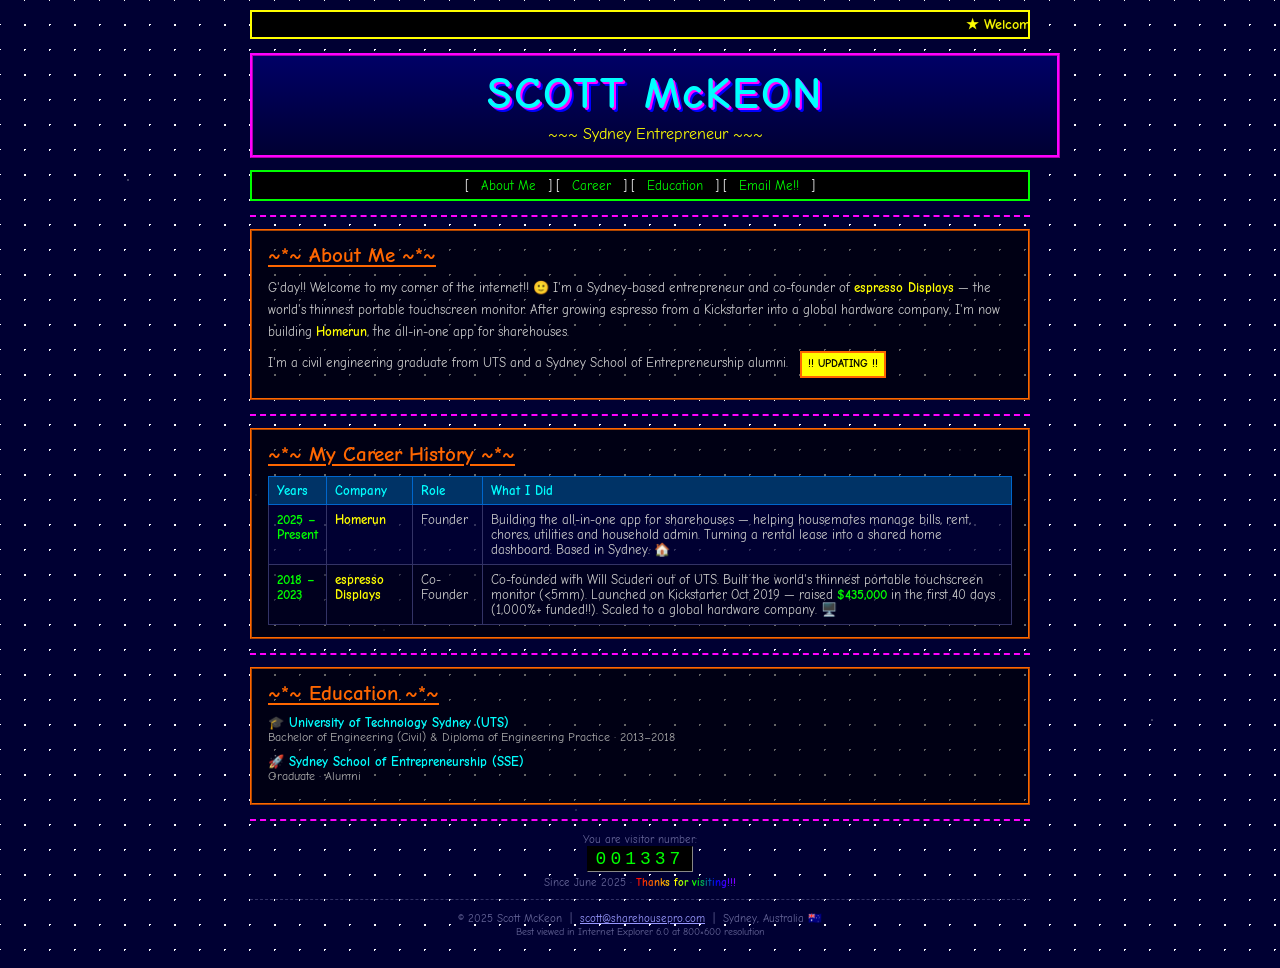
<file: index.html>
<!DOCTYPE html>
<html lang="en">
<head>
  <meta charset="UTF-8">
  <meta name="viewport" content="width=device-width, initial-scale=1.0">
  <title>Scott McKeon's Homepage!!! :)</title>
  <style>
    @import url('https://fonts.googleapis.com/css2?family=Comic+Neue:wght@400;700&display=swap');

    body {
      background-color: #000033;
      background-image:
        radial-gradient(white 1px, transparent 1px),
        radial-gradient(white 1px, transparent 1px);
      background-size: 50px 50px, 25px 25px;
      background-position: 0 0, 12px 12px;
      color: #ffffff;
      font-family: "Comic Sans MS", "Comic Neue", cursive;
      margin: 0;
      padding: 0;
    }

    /* twinkling stars */
    body::before {
      content: "";
      position: fixed;
      inset: 0;
      background-image:
        radial-gradient(ellipse 1px 1px at 10% 20%, rgba(255,255,255,0.9) 0%, transparent 100%),
        radial-gradient(ellipse 1px 1px at 30% 70%, rgba(255,255,255,0.7) 0%, transparent 100%),
        radial-gradient(ellipse 1px 1px at 55% 15%, rgba(255,255,255,0.9) 0%, transparent 100%),
        radial-gradient(ellipse 1px 1px at 75% 50%, rgba(255,255,255,0.6) 0%, transparent 100%),
        radial-gradient(ellipse 1px 1px at 90% 80%, rgba(255,255,255,0.8) 0%, transparent 100%),
        radial-gradient(ellipse 1px 1px at 45% 90%, rgba(255,255,255,0.5) 0%, transparent 100%),
        radial-gradient(ellipse 1px 1px at 65% 35%, rgba(255,255,255,0.7) 0%, transparent 100%),
        radial-gradient(ellipse 1px 1px at 20% 55%, rgba(255,255,255,0.6) 0%, transparent 100%);
      animation: twinkle 4s infinite alternate;
      pointer-events: none;
      z-index: 0;
    }

    @keyframes twinkle {
      0%   { opacity: 0.4; }
      50%  { opacity: 1; }
      100% { opacity: 0.6; }
    }

    .wrapper {
      position: relative;
      z-index: 1;
      max-width: 780px;
      margin: 0 auto;
      padding: 10px;
    }

    marquee {
      background: #000000;
      border: 2px solid #ffff00;
      color: #ffff00;
      font-size: 14px;
      font-weight: bold;
      padding: 4px 0;
      margin-bottom: 10px;
    }

    .header-table {
      width: 100%;
      border: 3px ridge #ff00ff;
      background: linear-gradient(180deg, #000066 0%, #000033 100%);
      padding: 12px;
      text-align: center;
      margin-bottom: 12px;
    }

    .header-table h1 {
      font-size: 2.8em;
      margin: 0;
      color: #00ffff;
      text-shadow: 2px 2px #ff00ff, 4px 4px #0000ff;
      letter-spacing: 2px;
    }

    .header-table .subtitle {
      color: #ffff00;
      font-size: 1em;
      margin-top: 6px;
      animation: blinker 1.2s step-start infinite;
    }

    @keyframes blinker {
      50% { opacity: 0; }
    }

    .nav-bar {
      background: #000000;
      border: 2px solid #00ff00;
      padding: 6px;
      text-align: center;
      margin-bottom: 14px;
      font-size: 13px;
    }

    .nav-bar a {
      color: #00ff00;
      text-decoration: none;
      margin: 0 8px;
    }
    .nav-bar a:hover { color: #ffff00; text-decoration: underline; }

    hr {
      border: none;
      border-top: 2px dashed #ff00ff;
      margin: 12px 0;
    }

    .section {
      border: 2px ridge #ff6600;
      background-color: rgba(0,0,0,0.6);
      padding: 12px 16px;
      margin-bottom: 14px;
    }

    .section h2 {
      color: #ff6600;
      font-size: 1.3em;
      margin: 0 0 10px 0;
      text-decoration: underline;
      text-underline-offset: 3px;
    }

    .section p {
      font-size: 13px;
      line-height: 1.7;
      color: #cccccc;
      margin: 0 0 8px 0;
    }

    /* career table */
    .career-table {
      width: 100%;
      border-collapse: collapse;
      font-size: 13px;
    }

    .career-table th {
      background: #003366;
      color: #00ffff;
      border: 1px solid #0066cc;
      padding: 6px 8px;
      text-align: left;
    }

    .career-table td {
      border: 1px solid #333366;
      padding: 7px 8px;
      vertical-align: top;
      color: #cccccc;
    }

    .career-table tr:nth-child(odd) td  { background: rgba(0,0,80,0.5); }
    .career-table tr:nth-child(even) td { background: rgba(0,0,40,0.5); }

    .career-table .co-name {
      color: #ffff00;
      font-weight: bold;
    }

    .career-table .year-cell {
      color: #00ff00;
      font-weight: bold;
      white-space: nowrap;
    }

    /* education */
    .edu-item {
      margin-bottom: 8px;
    }
    .edu-item .school { color: #00ffff; font-weight: bold; font-size: 13px; }
    .edu-item .degree { color: #aaaaaa; font-size: 12px; }

    .visitor-counter {
      text-align: center;
      font-size: 11px;
      color: #666699;
      margin-top: 6px;
    }

    .counter-display {
      display: inline-block;
      background: #000000;
      border: 1px inset #333;
      color: #00ff00;
      font-family: "Courier New", monospace;
      font-size: 18px;
      letter-spacing: 4px;
      padding: 2px 8px;
    }

    .under-construction {
      display: inline-block;
      background: #ffff00;
      color: #000000;
      font-weight: bold;
      font-size: 11px;
      padding: 2px 6px;
      border: 2px solid #ff6600;
      margin-left: 8px;
      animation: flash 0.8s step-start infinite;
    }

    @keyframes flash {
      50% { background: #ff6600; color: #ffffff; }
    }

    footer {
      text-align: center;
      font-size: 11px;
      color: #666699;
      padding: 12px 0 20px;
      border-top: 1px dashed #333366;
      margin-top: 10px;
    }

    footer a { color: #9999ff; }

    .rainbow {
      background: linear-gradient(90deg, #ff0000, #ff7700, #ffff00, #00ff00, #0000ff, #8b00ff);
      -webkit-background-clip: text;
      -webkit-text-fill-color: transparent;
      background-clip: text;
      font-weight: bold;
    }

    .email-link { color: #ff99ff; }
    .email-link:hover { color: #ffffff; }

    @media (max-width: 520px) {
      .header-table h1 { font-size: 1.8em; }
      .career-table { font-size: 11px; }
    }
  </style>
</head>
<body>
<div class="wrapper">

  <marquee behavior="scroll" direction="left" scrollamount="4">
    ★ Welcome to Scott McKeon's Homepage!!! ★ &nbsp;&nbsp; Sydney-based Entrepreneur &nbsp;&nbsp; ★ Co-Founder @ espresso Displays ★ &nbsp;&nbsp; Founder @ Homerun &nbsp;&nbsp; ★ Best viewed at 800x600 ★
  </marquee>

  <div class="header-table">
    <h1>SCOTT McKEON</h1>
    <div class="subtitle">~~~ Sydney Entrepreneur ~~~</div>
  </div>

  <div class="nav-bar">
    [ <a href="#about">About Me</a> ]
    [ <a href="#career">Career</a> ]
    [ <a href="#education">Education</a> ]
    [ <a href="mailto:scott@sharehousepro.com" class="email-link">Email Me!!</a> ]
  </div>

  <hr>

  <!-- ABOUT -->
  <div class="section" id="about">
    <h2>~*~ About Me ~*~</h2>
    <p>
      G'day!! Welcome to my corner of the internet!! 🙂 I'm a Sydney-based entrepreneur and co-founder of <strong style="color:#ffff00">espresso Displays</strong> — the world's thinnest portable touchscreen monitor. After growing espresso from a Kickstarter into a global hardware company, I'm now building <strong style="color:#ffff00">Homerun</strong>, the all-in-one app for sharehouses.
    </p>
    <p>
      I'm a civil engineering graduate from UTS and a Sydney School of Entrepreneurship alumni. <span class="under-construction">!! UPDATING !!</span>
    </p>
  </div>

  <hr>

  <!-- CAREER -->
  <div class="section" id="career">
    <h2>~*~ My Career History ~*~</h2>
    <table class="career-table">
      <thead>
        <tr>
          <th>Years</th>
          <th>Company</th>
          <th>Role</th>
          <th>What I Did</th>
        </tr>
      </thead>
      <tbody>
        <tr>
          <td class="year-cell">2025 –<br>Present</td>
          <td class="co-name">Homerun</td>
          <td>Founder</td>
          <td>Building the all-in-one app for sharehouses — helping housemates manage bills, rent, chores, utilities and household admin. Turning a rental lease into a shared home dashboard. Based in Sydney. 🏠</td>
        </tr>
        <tr>
          <td class="year-cell">2018 –<br>2023</td>
          <td class="co-name">espresso Displays</td>
          <td>Co-Founder</td>
          <td>Co-founded with Will Scuderi out of UTS. Built the world's thinnest portable touchscreen monitor (&lt;5mm). Launched on Kickstarter Oct 2019 — raised <strong style="color:#00ff00">$435,000</strong> in the first 40 days (1,000%+ funded!!). Scaled to a global hardware company. 🖥️</td>
        </tr>
      </tbody>
    </table>
  </div>

  <hr>

  <!-- EDUCATION -->
  <div class="section" id="education">
    <h2>~*~ Education ~*~</h2>
    <div class="edu-item">
      <div class="school">🎓 University of Technology Sydney (UTS)</div>
      <div class="degree">Bachelor of Engineering (Civil) &amp; Diploma of Engineering Practice · 2013–2018</div>
    </div>
    <div class="edu-item" style="margin-top:10px">
      <div class="school">🚀 Sydney School of Entrepreneurship (SSE)</div>
      <div class="degree">Graduate · Alumni</div>
    </div>
  </div>

  <hr>

  <div class="visitor-counter">
    <div>You are visitor number:</div>
    <div class="counter-display">001337</div>
    <div style="margin-top:4px">Since June 2025 · <span class="rainbow">Thanks for visiting!!!</span></div>
  </div>

  <footer>
    &copy; 2025 Scott McKeon &nbsp;|&nbsp;
    <a href="mailto:scott@sharehousepro.com">scott@sharehousepro.com</a>
    &nbsp;|&nbsp; Sydney, Australia 🇦🇺<br>
    <span style="font-size:10px">Best viewed in Internet Explorer 6.0 at 800×600 resolution</span>
  </footer>

</div>
</body>
</html>
</file>
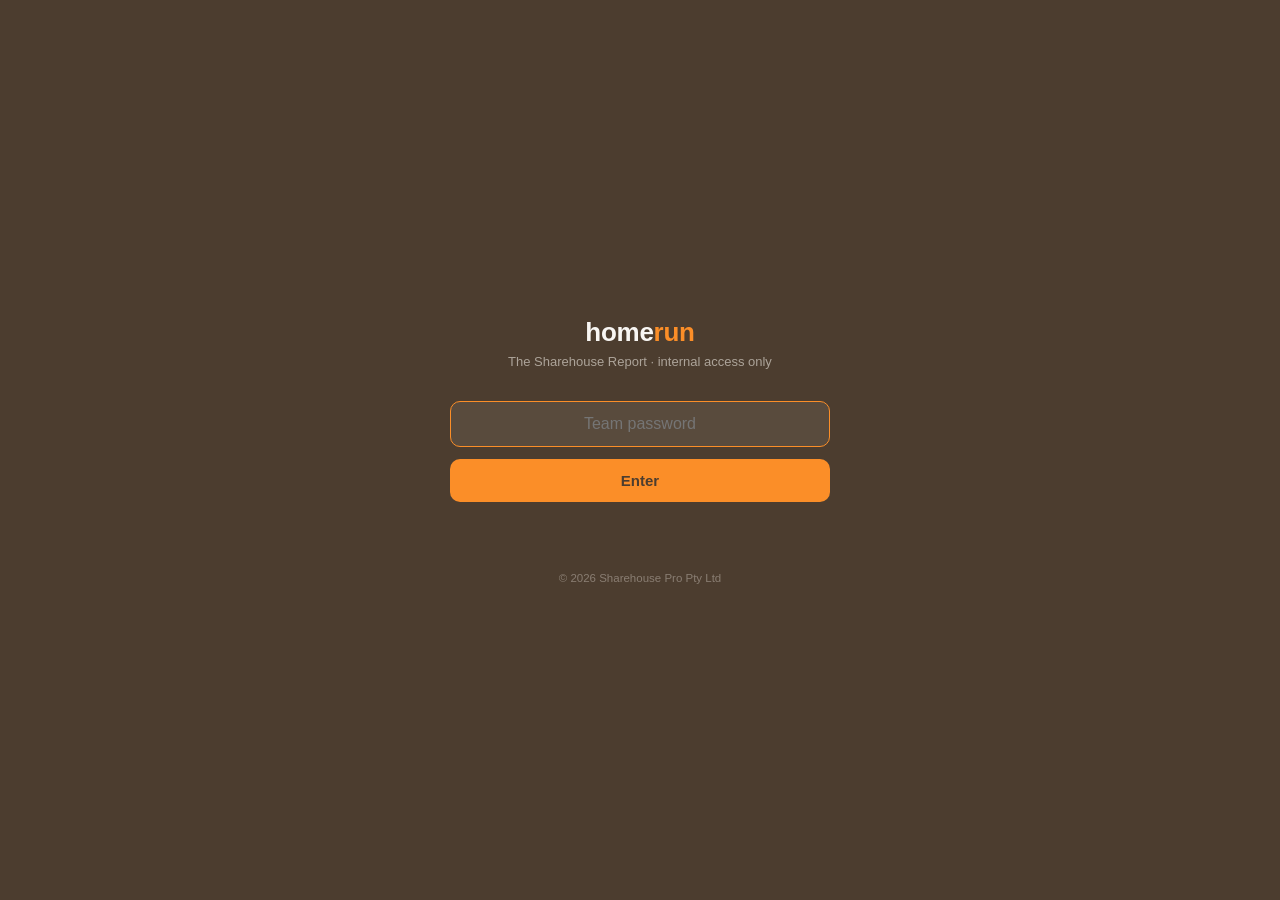
<file: sharehouse-report/index.html>
<!DOCTYPE html>
<html lang="en-AU">
<head><script src="auth.js"></script><meta name="robots" content="noindex, nofollow">
<meta charset="UTF-8">
<meta name="viewport" content="width=device-width, initial-scale=1.0">
<title>The Sharehouse Report | Australia's home for sharehouse and rental research</title>
<meta name="description" content="Findings from a national survey of 3,562 Australians in share accommodation. The sharehouse is no longer a phase. It is a fixture.">
<style>
/* Design system extracted from switch.homerun.app (2026-07-06): Wallop variable font,
   brand #fb8e28, app #f8f6f3, cocoa #4c3d2f dark, brand-subtle #ffecdb washes,
   pill chips, 14px/54px buttons with white text, 16px cards, ease-warm motion. */
@font-face{font-family:'Wallop';src:url('Wallop_Variable.ttf') format('truetype');font-display:swap;font-weight:200 900}
:root{
  --brand:#fb8e28; --brand-hover:#f07f1c; --brand-subtle:#ffecdb;
  --app:#f8f6f3; --canvas:#fff; --ink:#000; --ink-subtle:#6f6b67; --ink-faint:#938d8a;
  --border:#e3e0dc; --cocoa:#4c3d2f; --sandstone:#ffca88;
  --shadow-soft:0 8px 24px #24003e1a;
  --ease-warm:cubic-bezier(.16,1,.3,1);
  --radius-card:16px; --radius-btn:14px; --radius-pill:9999px;
}
*{margin:0;padding:0;box-sizing:border-box}
html{scroll-behavior:smooth}
body{background:var(--app);color:var(--ink);font-family:'Wallop',Arial,sans-serif;font-size:17px;line-height:1.6;-webkit-font-smoothing:antialiased}
.wrap{max-width:1080px;margin:0 auto;padding:0 24px}
h1,h2,h3{font-weight:700;letter-spacing:-.02em}
a{color:var(--ink)}
.eyebrow{font-size:12px;font-weight:600;letter-spacing:.16em;text-transform:uppercase;color:var(--brand)}
.reveal{opacity:0;transform:translateY(18px);transition:opacity .6s var(--ease-warm),transform .6s var(--ease-warm)}
.reveal.in{opacity:1;transform:none}
@media (prefers-reduced-motion: reduce){.reveal{opacity:1;transform:none;transition:none}}

/* NAV */
nav{position:sticky;top:0;z-index:50;background:rgba(248,246,243,.8);backdrop-filter:blur(12px);border-bottom:1px solid var(--border)}
nav .wrap{display:flex;align-items:center;justify-content:space-between;height:64px}
.brand{font-weight:800;font-size:19px;letter-spacing:-.01em;text-decoration:none;color:var(--ink)}
.brand em{color:var(--brand);font-style:normal}
.navlinks{display:flex;gap:2px}
.navlinks a{text-decoration:none;color:var(--ink-subtle);font-size:14px;font-weight:600;padding:8px 12px;border-radius:var(--radius-pill);transition:background .2s var(--ease-warm),color .2s var(--ease-warm)}
.navlinks a:hover{background:var(--brand-subtle);color:var(--ink)}
@media(max-width:720px){.navlinks{display:none}}

/* HERO */
.hero{padding:88px 0 64px;border-bottom:1px solid var(--border);background:radial-gradient(1100px 480px at 80% -10%,var(--brand-subtle) 0%,rgba(255,236,219,0) 60%),var(--app)}
.hero h1{font-size:clamp(38px,6.4vw,72px);line-height:1.08;font-weight:800;max-width:16ch}
.hero h1 .flip{color:var(--brand);display:inline-block;min-width:5.4ch}
.hero p.lede{margin-top:22px;font-size:19px;max-width:56ch;color:var(--ink-subtle)}
.hero .meta{margin-top:26px;display:flex;flex-wrap:wrap;gap:10px}
.chip{border:1px solid var(--border);background:var(--canvas);border-radius:var(--radius-pill);padding:7px 16px;font-size:13px;font-weight:500;color:var(--ink-subtle)}
.chip b{color:var(--ink);font-weight:700}
.hero .cta{margin-top:30px;display:flex;gap:12px;flex-wrap:wrap}
.btn{display:inline-flex;align-items:center;justify-content:center;text-decoration:none;font-weight:500;font-size:16px;border-radius:var(--radius-btn);height:54px;padding:0 28px;transition:transform .2s var(--ease-warm),background .2s var(--ease-warm)}
.btn:hover{transform:scale(1.02)}
.btn:active{transform:scale(.98)}
.btn-primary{background:var(--brand);color:#fff}
.btn-primary:hover{background:var(--brand-hover)}
.btn-ghost{border:2px solid var(--ink);color:var(--ink)}
.btn-ghost:hover{background:var(--ink);color:#fff}
.btn:focus-visible,button:focus-visible,a:focus-visible{outline:2px solid var(--brand);outline-offset:2px}

/* SECTION */
section{padding:72px 0}
.sec-head{max-width:62ch;margin-bottom:36px}
.sec-head h2{font-size:clamp(28px,3.8vw,42px);line-height:1.12;margin-top:8px}
.sec-head p{margin-top:12px;color:var(--ink-subtle)}

/* STAT GRID */
.stats{display:grid;grid-template-columns:repeat(auto-fit,minmax(230px,1fr));gap:16px}
.stat{background:var(--canvas);border:1px solid var(--border);border-radius:var(--radius-card);padding:22px 20px 18px;position:relative;transition:box-shadow .2s var(--ease-warm)}
.stat:hover{box-shadow:var(--shadow-soft)}
.stat .num{font-weight:800;font-size:44px;line-height:1;color:var(--brand);letter-spacing:-.02em}
.stat .lbl{margin-top:8px;font-size:14.5px;color:var(--ink)}
.stat .src{margin-top:10px;font-size:11.5px;color:var(--ink-faint)}
.copybtn{position:absolute;top:12px;right:12px;border:none;background:var(--brand-subtle);color:var(--ink-subtle);font-size:11px;font-weight:600;letter-spacing:.06em;border-radius:var(--radius-pill);padding:5px 11px;cursor:pointer;font-family:'Wallop',Arial,sans-serif;transition:background .15s,color .15s}
.copybtn:hover{background:var(--brand);color:#fff}

/* AGE EXPLORER (signature) */
.explorer{background:var(--cocoa);color:#fff;border-radius:24px;padding:44px 36px;margin-top:8px}
.explorer .eyebrow{color:var(--sandstone)}
.explorer h3{font-size:clamp(24px,3vw,34px);margin-top:8px;max-width:26ch}
.age-tabs{display:flex;flex-wrap:wrap;gap:8px;margin:26px 0 8px}
.age-tab{border:1.5px solid rgba(255,255,255,.3);background:transparent;color:#fff;border-radius:var(--radius-pill);padding:8px 18px;font-family:'Wallop',Arial,sans-serif;font-size:14px;font-weight:600;cursor:pointer;transition:all .2s var(--ease-warm)}
.age-tab:hover{border-color:var(--brand)}
.age-tab[aria-pressed="true"]{background:var(--brand);border-color:var(--brand);color:#fff}
.exp-grid{display:grid;grid-template-columns:1.1fr .9fr;gap:36px;align-items:center;margin-top:16px}
@media(max-width:760px){.exp-grid{grid-template-columns:1fr}.explorer{padding:32px 22px}}
.bignum{font-weight:800;font-size:clamp(72px,11vw,128px);line-height:.95;color:var(--brand);letter-spacing:-.03em}
.bignum-sub{margin-top:10px;font-size:16px;max-width:34ch;color:rgba(255,255,255,.85)}
.bar-row{display:grid;grid-template-columns:88px 1fr 56px;align-items:center;gap:12px;margin:10px 0;font-size:13.5px}
.bar-track{height:14px;background:rgba(255,255,255,.14);border-radius:var(--radius-pill);overflow:hidden}
.bar-fill{height:100%;background:var(--brand);border-radius:var(--radius-pill);width:0;transition:width .7s var(--ease-warm)}
.bar-val{text-align:right;font-weight:700;font-variant-numeric:tabular-nums}
.exp-note{margin-top:18px;font-size:12.5px;color:rgba(255,255,255,.6)}

/* CHURN */
.churn-wrap{display:grid;grid-template-columns:1fr 1fr;gap:40px;align-items:center}
@media(max-width:820px){.churn-wrap{grid-template-columns:1fr}}
.doorgrid{display:grid;grid-template-columns:repeat(10,1fr);gap:7px;max-width:420px}
.door{aspect-ratio:1;border-radius:5px;background:var(--brand-subtle);border:1px solid var(--border);transition:background .4s var(--ease-warm)}
.door.hot{background:var(--brand);border-color:var(--brand)}
.legend{display:flex;gap:18px;margin-top:14px;font-size:13px;color:var(--ink-subtle)}
.dot{display:inline-block;width:11px;height:11px;border-radius:3px;margin-right:6px;vertical-align:-1px}
.churn-facts .fact{padding:16px 0;border-bottom:1px solid var(--border)}
.churn-facts .fact:last-child{border-bottom:none}
.fact .n{font-weight:800;font-size:30px;color:var(--brand);letter-spacing:-.02em}
.fact .t{font-size:14.5px;color:var(--ink)}

/* MONEY BARS */
.hbar{margin:16px 0}
.hbar .top{display:flex;justify-content:space-between;font-size:14px;margin-bottom:6px}
.hbar .top b{font-variant-numeric:tabular-nums}
.hbar .track{height:22px;background:var(--brand-subtle);border-radius:var(--radius-pill);overflow:hidden}
.hbar .fill{height:100%;background:var(--brand);width:0;transition:width .8s var(--ease-warm);border-radius:var(--radius-pill)}
.two-col{display:grid;grid-template-columns:1fr 1fr;gap:48px}
@media(max-width:820px){.two-col{grid-template-columns:1fr}}

/* QUOTES */
.quotes{display:grid;grid-template-columns:repeat(auto-fit,minmax(280px,1fr));gap:16px}
.qcard{background:var(--canvas);border:1px solid var(--border);border-left:4px solid var(--brand);border-radius:var(--radius-card);padding:22px}
.qcard p{font-size:18px;line-height:1.45;font-weight:500}
.qcard .who{margin-top:12px;font-size:12px;color:var(--ink-faint);text-transform:uppercase;letter-spacing:.08em;font-weight:600}

/* CONTEXT */
.ctx{background:rgba(255,236,219,.5);border:1px solid var(--brand-subtle);border-radius:24px;padding:40px 36px}
@media(max-width:760px){.ctx{padding:28px 20px}}
.ctx ul{list-style:none;margin-top:18px}
.ctx li{padding:12px 0;border-bottom:1px solid var(--brand-subtle);font-size:15.5px;display:flex;gap:14px;align-items:baseline}
.ctx li:last-child{border:none}
.ctx li::before{content:"→";color:var(--brand);font-weight:700}

/* FOOTER */
footer{border-top:1px solid var(--border);padding:52px 0 64px;color:var(--ink-subtle);font-size:14px}
footer .wrap{display:grid;grid-template-columns:2fr 1fr 1fr;gap:32px}
@media(max-width:720px){footer .wrap{grid-template-columns:1fr}}
footer h4{font-size:12px;letter-spacing:.14em;text-transform:uppercase;color:var(--ink);margin-bottom:12px;font-weight:700}
footer a{display:block;text-decoration:none;color:var(--ink-subtle);margin-bottom:8px}
footer a:hover{color:var(--brand-hover)}
.toast{position:fixed;bottom:24px;left:50%;transform:translateX(-50%) translateY(80px);background:var(--cocoa);color:#fff;padding:10px 20px;border-radius:var(--radius-btn);font-size:14px;transition:transform .3s var(--ease-warm);z-index:99}
.toast.show{transform:translateX(-50%) translateY(0)}
</style>
</head>
<body>

<nav>
  <div class="wrap">
    <a class="brand" href="#top">The Sharehouse <em>Report</em></a>
    <div class="navlinks">
      <a href="#who">Who lives here</a>
      <a href="#gap">The expectation gap</a>
      <a href="#churn">The revolving door</a>
      <a href="#money">What it feels like</a>
      <a href="#switching">Switching</a><!-- STAGING: remove this link while the Switch section is hidden -->
      <a href="#cities">Your city</a>
      <a href="#voices">Voices</a>
      <a href="#method">Method</a>
    </div>
  </div>
</nav>

<header class="hero" id="top">
  <div class="wrap">
    <p class="eyebrow reveal">The Sharehouse Generation · National survey · 3,562 respondents · 2026</p>
    <h1 class="reveal">The sharehouse is no longer a <span class="flip" id="flipword">phase.</span></h1>
    <p class="lede reveal">Roughly 4.5 million Australians live in share accommodation. We asked 3,562 of them who they are, why they're here and what it's really like. The answers rewrite the national picture of who shares a home, and for how long.</p>
    <div class="meta reveal">
      <span class="chip"><b>43.5%</b> of respondents are 40+</span>
      <span class="chip"><b>68.5%</b> never expected to be here</span>
      <span class="chip"><b>31.2%</b> don't expect to ever own</span>
    </div>
    <div class="cta reveal">
      <a class="btn btn-primary" href="#gap">Explore the data</a>
      <a class="btn btn-ghost" href="#method">Download the full report</a>
    </div>
  </div>
</header>

<section id="who">
  <div class="wrap">
    <div class="sec-head reveal">
      <p class="eyebrow">Finding one</p>
      <h2>The age inversion</h2>
      <p>Australia still talks about share accommodation as a young person's problem: a uni phase, a first-job stopgap. The data describes something structural. The single largest age group in Australian share accommodation is over 40, long-term sharing measured in decades is normal, and more than one in six residents already own a home, renting rooms to make a mortgage work. When every age group is sharing, sharing is not a life stage. It is part of how the housing system now functions.</p>
    </div>
    <div class="stats">
      <div class="stat reveal"><button class="copybtn" data-copy="43.5% of Australian sharehouse residents surveyed are aged 40 or over - The Sharehouse Generation report, Homerun with Flatmate Finders, 2026 (n=3,562)">COPY</button><div class="num" data-count="43.5" data-suffix="%">0%</div><div class="lbl">of residents are aged 40 or over - the largest age group in the survey</div><div class="src">Homerun x Flatmate Finders 2026, n=3,562</div></div>
      <div class="stat reveal"><button class="copybtn" data-copy="17.6% of sharehouse residents have lived in share accommodation for 10+ years - The Sharehouse Generation report, Homerun with Flatmate Finders, 2026 (n=3,562)">COPY</button><div class="num" data-count="17.6" data-suffix="%">0%</div><div class="lbl">have lived in sharehouses for more than ten years</div><div class="src">Homerun x Flatmate Finders 2026, n=3,562</div></div>
      <div class="stat reveal"><button class="copybtn" data-copy="16.9% of sharehouse survey respondents already own a home, many renting out rooms to cover the mortgage - The Sharehouse Generation report, Homerun with Flatmate Finders, 2026 (n=3,562)">COPY</button><div class="num" data-count="16.9" data-suffix="%">0%</div><div class="lbl">already own a home - the rise of the owner-host</div><div class="src">Homerun x Flatmate Finders 2026, n=3,562</div></div>
      <div class="stat reveal"><button class="copybtn" data-copy="Among over-40s in sharehouses, roughly 1 in 10 name divorce, separation or the loss of a partner as the main reason they share - The Sharehouse Generation report, Homerun with Flatmate Finders, 2026 (n=3,562)">COPY</button><div class="num">1 in 10</div><div class="lbl">over-40s name divorce, separation or losing a partner as the reason they share</div><div class="src">Unprompted, free-text responses</div></div>
    </div>
  </div>
</section>

<section id="gap" style="padding-top:24px">
  <div class="wrap">
    <div class="explorer reveal">
      <p class="eyebrow">Finding two · interactive</p>
      <h3>Nobody planned to be here. Pick an age group and see how the story changes.</h3>
      <div class="age-tabs" role="group" aria-label="Choose an age group">
        <button class="age-tab" data-age="18-21">18–21</button>
        <button class="age-tab" data-age="22-25">22–25</button>
        <button class="age-tab" data-age="26-29">26–29</button>
        <button class="age-tab" data-age="30-34" aria-pressed="true">30–34</button>
        <button class="age-tab" data-age="35-39">35–39</button>
        <button class="age-tab" data-age="40+">40+</button>
      </div>
      <div class="exp-grid">
        <div>
          <div class="bignum" id="exp-big">71.5%</div>
          <p class="bignum-sub" id="exp-sub">of 30–34 year olds say that at age 20, they did not expect to be living in a sharehouse now.</p>
        </div>
        <div>
          <div class="bar-row"><span>Didn't expect it</span><div class="bar-track"><div class="bar-fill" id="b1"></div></div><span class="bar-val" id="v1">–</span></div>
          <div class="bar-row"><span>Prices extended their stay</span><div class="bar-track"><div class="bar-fill" id="b2"></div></div><span class="bar-val" id="v2">–</span></div>
          <div class="bar-row"><span>Never expect to own</span><div class="bar-track"><div class="bar-fill" id="b3"></div></div><span class="bar-val" id="v3">–</span></div>
          <p class="exp-note">Homerun x Flatmate Finders national survey, Feb–Apr 2026, n=3,562 unique respondents. "Prices extended" combines "significantly" and "slightly longer".</p>
        </div>
      </div>
    </div>
  </div>
</section>

<section id="churn">
  <div class="wrap">
    <div class="sec-head reveal">
      <p class="eyebrow">Finding three</p>
      <h2>The revolving door</h2>
      <p>Each square below is one of 100 sharehouses. The orange ones had someone move in or out in the past 12 months. Australian sharehouses change shape constantly, and every change means new people working out how to live together, usually from scratch.</p>
    </div>
    <div class="churn-wrap">
      <div class="reveal">
        <div class="doorgrid" id="doorgrid" aria-label="71 of 100 households had at least one move in the past year"></div>
        <div class="legend"><span><span class="dot" style="background:var(--brand)"></span>Had a move (71%)</span><span><span class="dot" style="background:var(--brand-subtle);border:1px solid var(--border)"></span>Stable (29%)</span></div>
      </div>
      <div class="churn-facts reveal">
        <div class="fact"><div class="n">70.9%</div><div class="t">of households had at least one person move in or out in the past 12 months</div></div>
        <div class="fact"><div class="n">40.8%</div><div class="t">had two or more moves - nearly one in five cycled through three or more people</div></div>
        <div class="fact"><div class="n">38.0%</div><div class="t">of residents have moved into a sharehouse without fully understanding the lease or house rules</div></div>
      </div>
    </div>
  </div>
</section>

<section id="money" style="background:var(--canvas);border-top:1px solid var(--border);border-bottom:1px solid var(--border)">
  <div class="wrap">
    <div class="sec-head reveal">
      <p class="eyebrow">Finding four</p>
      <h2>What it feels like</h2>
      <p>Living with people you didn't grow up with means sharing costs, chores and decisions with no rulebook. Most houses make it work, but almost everyone carries a story about the time it didn't.</p>
    </div>
    <div style="max-width:640px" class="reveal">
      <div class="hbar"><div class="top"><span>Have paid more than their fair share of bills</span><b>39.9%</b></div><div class="track"><div class="fill" data-w="39.9"></div></div></div>
      <div class="hbar"><div class="top"><span>Have chased a housemate for late rent</span><b>33.1%</b></div><div class="track"><div class="fill" data-w="33.1"></div></div></div>
      <div class="hbar"><div class="top"><span>Signed on without fully understanding the lease</span><b>38.0%</b></div><div class="track"><div class="fill" data-w="38"></div></div></div>
      <p style="margin-top:16px;font-size:14px;color:var(--ink-subtle)">Nobody reports these as scandals. They come up the way people talk about weather: unavoidable, mildly wearing, and part of the deal. And still, 86.1% describe their household as a positive place to live.</p>
    </div>
  </div>
</section>

<!-- STAGING NOTE (launch): for the earned-media window, hide this entire Switch section by adding
     style="display:none" to the <section id="switching"> tag below, and remove the "Switching" nav
     link above. Enable in week 2 after CIMET review (pre-approved templates route, confirmed
     2026-07-06). The PR Q&A states the report contains no product content, so this section must
     not be visible while that line is in play. -->
<section id="switching" style="background:var(--cocoa)">
  <div class="wrap">
    <div class="sec-head reveal">
      <p class="eyebrow" style="color:var(--sandstone)">Deep dive · energy and utilities</p>
      <h2 style="color:#fff">The bills nobody owns</h2>
      <p style="color:rgba(255,255,255,.75)">Electricity is the most-shared bill in Australian sharehouses, yet shared bills belong to everyone and no one. Regulators keep cutting benchmark prices and mandating better offers, but a deal only helps the household that goes looking for it. Year after year of research says most households simply don't. These numbers aren't going down on their own - which is why we built Homerun Switch: set your house up once, and we watch the market, remind you when it's worth moving, and handle the switch from there.</p>
    </div>

    <div class="sw-grid reveal">
      <div class="sw-facts">
        <div class="sw-fact"><div class="sw-n">81.2%</div><div class="sw-t">of sharehouses share the electricity bill - the most-shared cost in the house</div><div class="sw-s">Homerun x Flatmate Finders 2026, n=3,562</div></div>
        <div class="sw-fact"><div class="sw-n">Every 100 days</div><div class="sw-t">energy retailers must tell customers if a better plan is available. Someone still has to act on it</div><div class="sw-s">Australian Energy Regulator</div></div>
        <div class="sw-fact"><div class="sw-n">70.9%</div><div class="sw-t">of sharehouses had someone move in or out this year - and every move is a moment plans get set and forgotten</div><div class="sw-s">Homerun x Flatmate Finders 2026</div></div>
        <div class="sw-fact"><div class="sw-n">"Out of sight, out of mind"</div><div class="sw-t">is how Victoria's Essential Services Commission describes household engagement with energy bills - until bill shock hits</div><div class="sw-s">ESC consumer research</div></div>
      </div>

      <div class="sw-quiz" id="sw-quiz">
        <p class="eyebrow" style="color:var(--sandstone)">60-second house energy check</p>
        <h3 style="color:#fff;font-size:22px;margin:8px 0 18px">Is your house leaving money on the table?</h3>
        <div class="sw-q" data-q="1">
          <p>When did your house last compare energy plans?</p>
          <div class="sw-opts">
            <button data-pts="0">This year</button>
            <button data-pts="2">Over a year ago</button>
            <button data-pts="3">No idea</button>
          </div>
        </div>
        <div class="sw-q" data-q="2" hidden>
          <p>Whose name is the electricity account in?</p>
          <div class="sw-opts">
            <button data-pts="0">Mine, and I'm across it</button>
            <button data-pts="2">A housemate's</button>
            <button data-pts="3">Someone who moved out / not sure</button>
          </div>
        </div>
        <div class="sw-q" data-q="3" hidden>
          <p>Has anyone moved in or out this year?</p>
          <div class="sw-opts">
            <button data-pts="2">Yes</button>
            <button data-pts="0">No</button>
          </div>
        </div>
        <div class="sw-result" id="sw-result" hidden>
          <div class="sw-verdict" id="sw-verdict"></div>
          <p class="sw-explain" id="sw-explain"></p>
          <a class="btn btn-primary" href="https://switch.homerun.app" id="sw-cta">Set your house up once with Homerun Switch</a>
          <button class="sw-restart" id="sw-restart">Start again</button>
        </div>
        <p class="sw-disclosure">Homerun Switch exists because the engagement statistics above haven't improved in years of regulator reporting. You set your household up once; Homerun monitors plans, reminds the house when a better deal appears, and handles the switch. This research site is funded by Homerun; the check above is a product, the stats beside it are not.</p>
      </div>
    </div>

    <div class="sw-context reveal">
      <p>Why now: the AER's 2026–27 Default Market Offer cut benchmark residential prices by 3–7% in DMO regions and introduced the Solar Sharer Offer, three hours of free midday electricity for opted-in smart-meter households. More plan types means more upside for the houses that engage - and a wider gap for the ones that don't. With capital city rents near $680 a week, the shared bills are one of the only household costs a sharehouse can actually control.</p>
    </div>
  </div>
</section>

<style>
#switching .sec-head h2{color:#fff}
.sw-grid{display:grid;grid-template-columns:1fr 1fr;gap:28px;align-items:start}
@media(max-width:860px){.sw-grid{grid-template-columns:1fr}}
.sw-facts{display:grid;grid-template-columns:1fr 1fr;gap:12px}
@media(max-width:560px){.sw-facts{grid-template-columns:1fr}}
.sw-fact{background:rgba(255,255,255,.06);border:1px solid rgba(255,255,255,.14);border-radius:var(--radius-card);padding:20px 18px}
.sw-n{font-weight:800;font-size:26px;color:var(--brand);line-height:1.15;letter-spacing:-.01em}
.sw-t{margin-top:8px;font-size:13.5px;color:rgba(255,255,255,.92);line-height:1.5}
.sw-s{margin-top:10px;font-size:10.5px;color:rgba(255,255,255,.5);text-transform:uppercase;letter-spacing:.08em}
.sw-quiz{background:rgba(255,255,255,.05);border:1px solid rgba(255,255,255,.16);border-radius:var(--radius-card);padding:28px 26px}
.sw-q p{color:#fff;font-weight:500;font-size:16px;margin-bottom:12px}
.sw-opts{display:flex;flex-direction:column;gap:8px}
.sw-opts button{text-align:left;border:1.5px solid rgba(255,255,255,.25);background:transparent;color:#fff;border-radius:var(--radius-btn);padding:12px 16px;font-family:'Wallop',Arial,sans-serif;font-size:14.5px;cursor:pointer;transition:all .2s var(--ease-warm)}
.sw-opts button:hover{border-color:var(--brand);background:rgba(251,142,40,.14)}
.sw-verdict{font-size:26px;font-weight:800;color:var(--brand);line-height:1.2;letter-spacing:-.01em}
.sw-explain{margin:12px 0 20px;color:rgba(255,255,255,.85);font-size:14.5px}
.sw-restart{margin-left:12px;background:none;border:none;color:rgba(255,255,255,.6);font-family:'Wallop',Arial,sans-serif;font-size:13.5px;cursor:pointer;text-decoration:underline}
.sw-disclosure{margin-top:20px;padding-top:16px;border-top:1px solid rgba(255,255,255,.14);font-size:11.5px;color:rgba(255,255,255,.5);line-height:1.5}
.sw-context{margin-top:28px;background:rgba(251,142,40,.12);border-left:4px solid var(--brand);border-radius:0 var(--radius-card) var(--radius-card) 0;padding:20px 24px}
.sw-context p{color:rgba(255,255,255,.88);font-size:14.5px;max-width:90ch}
</style>

<section id="cities">
  <div class="wrap">
    <div class="sec-head reveal">
      <p class="eyebrow">Finding five · interactive</p>
      <h2>Every city shares differently</h2>
      <p>Pick a capital. Each has its own signature: Sydney's deferred dream, Melbourne's middle-aged sharehouse, Brisbane's ownership despair, Perth's owner-hosts, Adelaide's veterans.</p>
    </div>
    <div class="city-tabs reveal" role="group" aria-label="Choose a city">
      <button class="city-tab" data-city="Sydney" aria-pressed="true">Sydney</button>
      <button class="city-tab" data-city="Melbourne">Melbourne</button>
      <button class="city-tab" data-city="Brisbane">Brisbane</button>
      <button class="city-tab" data-city="Perth">Perth</button>
      <button class="city-tab" data-city="Adelaide">Adelaide</button>
    </div>
    <div class="city-panel reveal">
      <div class="city-hero">
        <div>
          <div class="city-signature-label eyebrow">City signature</div>
          <div class="city-signature" id="city-sig">The deferred-dream capital</div>
          <p class="city-line" id="city-line">Sydney sharers are the most likely in the country to say property prices have extended their stay, yet the least likely to have given up on owning. The dream isn't dead in Sydney. It's just been postponed indefinitely.</p>
          <p class="city-n" id="city-n">n = 1,063 respondents</p>
        </div>
        <div class="city-stats">
          <div class="cstat"><div class="cnum" id="c1">–</div><div class="clbl">aged 40 or over</div><div class="cnat">national 43.5%</div></div>
          <div class="cstat"><div class="cnum" id="c2">–</div><div class="clbl">never expected to be sharehousing</div><div class="cnat">national 68.5%</div></div>
          <div class="cstat"><div class="cnum" id="c3">–</div><div class="clbl">prices extended their stay</div><div class="cnat">national 74.6%</div></div>
          <div class="cstat"><div class="cnum" id="c4">–</div><div class="clbl">never expect to own</div><div class="cnat">national 31.2%</div></div>
          <div class="cstat"><div class="cnum" id="c5">–</div><div class="clbl">had a housemate move in/out this year</div><div class="cnat">national 70.9%</div></div>
          <div class="cstat"><div class="cnum" id="c6">–</div><div class="clbl">describe the house as positive</div><div class="cnat">national 86.1%</div></div>
        </div>
      </div>
      <p class="exp-note" style="color:var(--ink-faint);margin-top:16px" id="city-note">Homerun x Flatmate Finders, 2026. City samples: Sydney 1,063 · Melbourne 849 · Brisbane 516 · Perth 441 · Adelaide 147 (treat Adelaide as indicative).</p>
      <div class="rent-reality">
        <div class="rr-head">
          <p class="eyebrow">The rent maths</p>
          <h3 id="rr-title">Why Sydney shares</h3>
        </div>
        <div class="rr-grid">
          <div class="rr-cell"><div class="rr-num" id="rr-rent">–</div><div class="rr-lbl">median weekly house rent</div></div>
          <div class="rr-cell"><div class="rr-num" id="rr-inc">–</div><div class="rr-lbl">typical full-time pay, after tax, per week</div></div>
          <div class="rr-cell rr-solo"><div class="rr-num" id="rr-solo">–</div><div class="rr-lbl">of one take-home pay to rent the house alone</div></div>
          <div class="rr-cell rr-share"><div class="rr-num" id="rr-share">–</div><div class="rr-lbl">each, shared three ways</div></div>
        </div>
        <p class="rr-note">Rent: Domain Rental Report, median house asking rent, March 2026 quarter. Income: ABS average full-time adult earnings by state (Nov 2025), less 2025–26 income tax and Medicare levy. The common rental-stress line is 30%.</p>
      </div>
    </div>
  </div>
</section>

<style>
.city-tabs{display:flex;flex-wrap:wrap;gap:8px;margin-bottom:22px}
.city-tab{border:1.5px solid var(--border);background:var(--canvas);color:var(--ink);border-radius:var(--radius-pill);padding:9px 20px;font-family:'Wallop',Arial,sans-serif;font-size:14.5px;font-weight:600;cursor:pointer;transition:all .2s var(--ease-warm)}
.city-tab:hover{border-color:var(--brand);background:var(--brand-subtle)}
.city-tab[aria-pressed="true"]{background:var(--brand);border-color:var(--brand);color:#fff}
.city-panel{background:var(--canvas);border:1px solid var(--border);border-radius:24px;padding:36px;box-shadow:var(--shadow-soft)}
@media(max-width:760px){.city-panel{padding:24px 18px}}
.city-hero{display:grid;grid-template-columns:1fr 1.2fr;gap:40px;align-items:start}
@media(max-width:860px){.city-hero{grid-template-columns:1fr}}
.city-signature{font-size:clamp(26px,3.4vw,38px);font-weight:800;line-height:1.1;margin-top:6px;color:var(--ink);letter-spacing:-.02em}
.city-line{margin-top:14px;color:var(--ink-subtle);font-size:15.5px}
.city-n{margin-top:14px;font-size:12.5px;color:var(--ink-faint);font-weight:600;letter-spacing:.06em;text-transform:uppercase}
.city-stats{display:grid;grid-template-columns:repeat(3,1fr);gap:10px}
@media(max-width:560px){.city-stats{grid-template-columns:repeat(2,1fr)}}
.cstat{background:var(--brand-subtle);border-radius:12px;padding:16px 14px}
.cnum{font-weight:800;font-size:30px;color:var(--ink);font-variant-numeric:tabular-nums;letter-spacing:-.02em}
.clbl{font-size:12.5px;line-height:1.4;margin-top:4px}
.cnat{font-size:11px;color:var(--ink-subtle);margin-top:6px}
.rent-reality{margin-top:26px;border-top:1px solid var(--border);padding-top:24px}
.rr-head h3{font-size:22px;margin-top:6px}
.rr-grid{display:grid;grid-template-columns:repeat(4,1fr);gap:10px;margin-top:16px}
@media(max-width:760px){.rr-grid{grid-template-columns:repeat(2,1fr)}}
.rr-cell{background:var(--app);border:1px solid var(--border);border-radius:12px;padding:18px 16px}
.rr-num{font-weight:800;font-size:32px;color:var(--ink);font-variant-numeric:tabular-nums;letter-spacing:-.02em}
.rr-lbl{font-size:12.5px;line-height:1.4;margin-top:5px;color:var(--ink-subtle)}
.rr-solo{background:var(--cocoa);border-color:var(--cocoa)}
.rr-solo .rr-num{color:var(--sandstone)}
.rr-solo .rr-lbl{color:rgba(255,255,255,.8)}
.rr-share{border:2px solid var(--brand);background:var(--brand-subtle)}
.rr-share .rr-num{color:var(--ink)}
.rr-note{margin-top:14px;font-size:11.5px;color:var(--ink-faint);line-height:1.5}
</style>

<section id="voices">
  <div class="wrap">
    <div class="sec-head reveal">
      <p class="eyebrow">In their words</p>
      <h2>The other half of the story</h2>
      <p>86.1% describe their household as positive. Asked what they love, answers split almost evenly between community and cost. This is the tension of the sharehouse generation: the housing form Australians were told was temporary is delivering the connection the rest of the market can't.</p>
    </div>
    <div class="quotes">
      <div class="qcard reveal"><p>"It's like living with your family, but you actually chose to live together."</p><div class="who">Melbourne, 26–29</div></div>
      <div class="qcard reveal"><p>"Collaborative living but separate lives."</p><div class="who">Sydney, 30–34</div></div>
      <div class="qcard reveal"><p>"My husband died and I could not afford a rental house on my own. I'm 65. I did not expect this."</p><div class="who">Regional NSW, 40+</div></div>
      <div class="qcard reveal"><p>"The current housing market will never have someone my age independently buying a home."</p><div class="who">Brisbane, 22–25</div></div>
      <div class="qcard reveal"><p>"It saves so much money - like a big pay rise."</p><div class="who">Perth, 26–29</div></div>
      <div class="qcard reveal"><p>"Recently separated. Finding my feet."</p><div class="who">Adelaide, 40+</div></div>
    </div>
  </div>
</section>

<section id="context" style="padding-top:24px">
  <div class="wrap">
    <div class="ctx reveal">
      <p class="eyebrow">The numbers behind the numbers</p>
      <h2 style="font-size:clamp(24px,3vw,32px);margin-top:8px">Why this is happening</h2>
      <ul>
        <li>National rents have risen 42.9% in five years, roughly $204 a week on the median rental (Cotality, formerly CoreLogic).</li>
        <li>The national median dwelling value passed $940,000 in May 2026. PropTrack rates affordability the worst since its records began in 1995.</li>
        <li>The average first home buyer is now around 36. Home ownership has fallen to 36% among 25–29 year olds.</li>
        <li>Rental vacancy sits near 1.7% nationally, against a pre-pandemic norm around 3.3%.</li>
        <li>Flatmates.com.au's national survey found 48% share primarily because they can't afford to live alone, with over-55s the fastest growing group on the platform.</li>
      </ul>
    </div>
  </div>
</section>

<section id="method">
  <div class="wrap">
    <div class="sec-head reveal">
      <p class="eyebrow">Methodology and media</p>
      <h2>About this research</h2>
      <p>The Sharehouse Report is an ongoing research program by Homerun, built with Flatmate Finders. This wave: 3,672 responses collected February to April 2026, forming an analysis base of 3,562 unique respondents after duplicate entries were removed, from people living in or hosting share accommodation across Australia. Sydney 29.8%, Melbourne 23.8%, Brisbane 14.5%, Perth 12.4%, with the balance across Adelaide, Canberra, Hobart, Darwin and regional areas. Quotes are verbatim with identifying details removed.</p>
    </div>
    <div class="cta reveal" style="display:flex;gap:12px;flex-wrap:wrap">
      <a class="btn btn-primary" href="mailto:research@homerun.app?subject=Sharehouse%20Report%20full%20PDF">Request the full report</a>
      <a class="btn btn-ghost" href="mailto:research@homerun.app?subject=Media%20enquiry">Media enquiries</a>
    </div>
  </div>
</section>

<footer>
  <div class="wrap">
    <div>
      <a class="brand" href="#top" style="font-size:22px">The Sharehouse <em>Report</em></a>
      <p style="margin-top:12px;max-width:44ch">Australia's home for sharehouse and rental research. Published by Homerun, the household operating system for Australian sharehouses.</p>
      <p style="margin-top:14px;font-size:12.5px">© 2026 Sharehouse Pro Pty Ltd · ABN 22 689 570 750</p>
    </div>
    <div>
      <h4>Research</h4>
      <a href="#who">The age inversion</a>
      <a href="#gap">The expectation gap</a>
      <a href="#churn">The revolving door</a>
      <a href="#money">What it feels like</a>
    </div>
    <div>
      <h4>Contact</h4>
      <a href="mailto:research@homerun.app">research@homerun.app</a>
      <a href="https://homerun.app">homerun.app</a>
    </div>
  </div>
</footer>

<div class="toast" id="toast">Stat copied - ready to paste</div>

<script>
// Hero word flip
(function(){
  const words=['phase.','waiting room.','stopgap.','phase.'];
  const el=document.getElementById('flipword');
  if(matchMedia('(prefers-reduced-motion: reduce)').matches) return;
  let i=0;
  setInterval(()=>{i=(i+1)%words.length;el.style.opacity=0;setTimeout(()=>{el.textContent=words[i];el.style.opacity=1},250)},3400);
  el.style.transition='opacity .25s';
})();

// Scroll reveal + counters + bar fills
const io=new IntersectionObserver(es=>{
  es.forEach(e=>{
    if(!e.isIntersecting) return;
    e.target.classList.add('in');
    e.target.querySelectorAll('[data-count]').forEach(runCounter);
    e.target.querySelectorAll('.fill[data-w]').forEach(f=>{f.style.width=f.dataset.w+'%'});
    io.unobserve(e.target);
  });
},{threshold:.25});
document.querySelectorAll('.reveal').forEach(el=>io.observe(el));

function runCounter(el){
  if(el.dataset.done) return; el.dataset.done=1;
  const target=parseFloat(el.dataset.count), suf=el.dataset.suffix||'';
  if(matchMedia('(prefers-reduced-motion: reduce)').matches){el.textContent=target+suf;return}
  const t0=performance.now(), dur=1100;
  (function tick(t){
    const p=Math.min((t-t0)/dur,1), eased=1-Math.pow(1-p,3);
    el.textContent=(target*eased).toFixed(1)+suf;
    if(p<1) requestAnimationFrame(tick); else el.textContent=target+suf;
  })(t0);
}

// Age explorer
const AGE={
 '18-21':{exp:38.1,ext:73.0,own:17.5},
 '22-25':{exp:40.9,ext:74.1,own:19.5},
 '26-29':{exp:58.0,ext:78.9,own:22.3},
 '30-34':{exp:71.5,ext:80.5,own:26.4},
 '35-39':{exp:79.9,ext:80.6,own:28.1},
 '40+':{exp:78.0,ext:69.8,own:41.0}
};
const tabs=document.querySelectorAll('.age-tab');
function setAge(key){
  tabs.forEach(t=>t.setAttribute('aria-pressed',t.dataset.age===key));
  const d=AGE[key];
  document.getElementById('exp-big').textContent=d.exp+'%';
  document.getElementById('exp-sub').textContent='of '+(key==='40+'?'over-40s':key.replace('-','–')+' year olds')+' say that at age 20, they did not expect to be living in a sharehouse now.';
  [['b1','v1',d.exp],['b2','v2',d.ext],['b3','v3',d.own]].forEach(([b,v,val])=>{
    document.getElementById(b).style.width=val+'%';
    document.getElementById(v).textContent=val+'%';
  });
}
tabs.forEach(t=>t.addEventListener('click',()=>setAge(t.dataset.age)));
setAge('30-34');

// Churn doors
(function(){
  const grid=document.getElementById('doorgrid');
  const idx=[...Array(100).keys()];
  for(let i=idx.length-1;i>0;i--){const j=Math.floor(Math.random()*(i+1));[idx[i],idx[j]]=[idx[j],idx[i]]}
  const hot=new Set(idx.slice(0,71));
  for(let i=0;i<100;i++){
    const d=document.createElement('div');d.className='door';grid.appendChild(d);
    if(hot.has(i)) setTimeout(()=>d.classList.add('hot'), 400+Math.random()*1400);
  }
})();

// City explorer
const CITY={
 'Sydney':{n:'1,063',sig:'The deferred-dream capital',line:"Sydney sharers are the most likely in the country to say property prices have extended their stay, yet the least likely to have given up on owning. The dream isn't dead in Sydney. It's just been postponed indefinitely.",s:[35.2,68.8,78.1,27.1,70.7,87.6],rent:800,inc:1594},
 'Melbourne':{n:'849',sig:'The middle-aged sharehouse',line:"Nearly half of Melbourne's sharehouse residents are over 40, and its households are the most churned of the big capitals. One in six already own a home, often renting rooms to hold onto the mortgage.",s:[45.7,66.3,72.0,32.4,72.2,84.6],rent:590,inc:1546},
 'Brisbane':{n:'516',sig:'The city that stopped believing',line:"Brisbane sharers are the most likely in the country to say home ownership will never happen - 37.8%, well above the national figure - a fast-growing city where the ladder moved faster than wages.",s:[44.6,67.4,75.6,37.8,69.0,85.7],rent:680,inc:1533},
 'Perth':{n:'441',sig:'The owner-host frontier',line:"Perth has the highest share of sharers who already own a home among the big four capitals. The spare room is becoming Perth's mortgage buffer - and its households are among the happiest in the survey.",s:[41.3,68.5,75.5,29.7,71.7,87.8],rent:740,inc:1669},
 'Adelaide':{n:'147',sig:'The veterans',line:"Adelaide's sharehouse panel is the oldest in the country - more than half are over 40 - and the most likely to report having overpaid on bills. Smaller sample, so treat as indicative.",s:[54.4,70.1,72.8,29.3,71.4,83.7],rent:640,inc:1493}
};
const ctabs=document.querySelectorAll('.city-tab');
function setCity(name){
  ctabs.forEach(t=>t.setAttribute('aria-pressed',t.dataset.city===name));
  const d=CITY[name];
  document.getElementById('city-sig').textContent=d.sig;
  document.getElementById('city-line').textContent=d.line;
  document.getElementById('city-n').textContent='n = '+d.n+' respondents';
  d.s.forEach((v,i)=>{document.getElementById('c'+(i+1)).textContent=v+'%'});
  document.getElementById('rr-title').textContent='Why '+name+' shares';
  document.getElementById('rr-rent').textContent='$'+d.rent;
  document.getElementById('rr-inc').textContent='$'+d.inc.toLocaleString();
  document.getElementById('rr-solo').textContent=Math.round(d.rent/d.inc*100)+'%';
  document.getElementById('rr-share').textContent=Math.round(d.rent/3/d.inc*100)+'%';
}
ctabs.forEach(t=>t.addEventListener('click',()=>setCity(t.dataset.city)));
setCity('Sydney');

// Switching quiz
(function(){
  const quiz=document.getElementById('sw-quiz'); if(!quiz) return;
  let score=0, step=1;
  const qs=quiz.querySelectorAll('.sw-q');
  quiz.querySelectorAll('.sw-opts button').forEach(b=>b.addEventListener('click',()=>{
    score+=parseInt(b.dataset.pts,10);
    const cur=quiz.querySelector(`.sw-q[data-q="${step}"]`);
    cur.hidden=true; step++;
    const next=quiz.querySelector(`.sw-q[data-q="${step}"]`);
    if(next){next.hidden=false;return}
    const res=document.getElementById('sw-result');
    const v=document.getElementById('sw-verdict'), ex=document.getElementById('sw-explain');
    if(score<=1){v.textContent='Your house is on top of it.';ex.textContent='Rare. The trick is keeping it that way: set the house up once and let the re-checks happen automatically, especially after someone moves in or out.';}
    else if(score<=4){v.textContent='Your house is probably overpaying.';ex.textContent='An account nobody actively owns, on a plan nobody chose recently, is exactly where retailers make their margin. Set it up once; Homerun watches the market and takes it from there.';}
    else{v.textContent='Your house is almost certainly overpaying.';ex.textContent='A plan nobody has looked at, in a name nobody is sure of, after a year with churn: that is the profile regulators keep warning about. Fix it once, for everyone, and let Homerun keep it fixed.';}
    res.hidden=false;
  }));
  document.getElementById('sw-restart').addEventListener('click',()=>{
    score=0;step=1;document.getElementById('sw-result').hidden=true;
    qs.forEach((q,i)=>q.hidden=i!==0);
  });
})();

// Copy-a-stat
const toast=document.getElementById('toast');
document.querySelectorAll('.copybtn').forEach(b=>b.addEventListener('click',async()=>{
  try{await navigator.clipboard.writeText(b.dataset.copy);}catch(e){}
  toast.classList.add('show');setTimeout(()=>toast.classList.remove('show'),1800);
}));
</script>
</body>
</html>
</file>
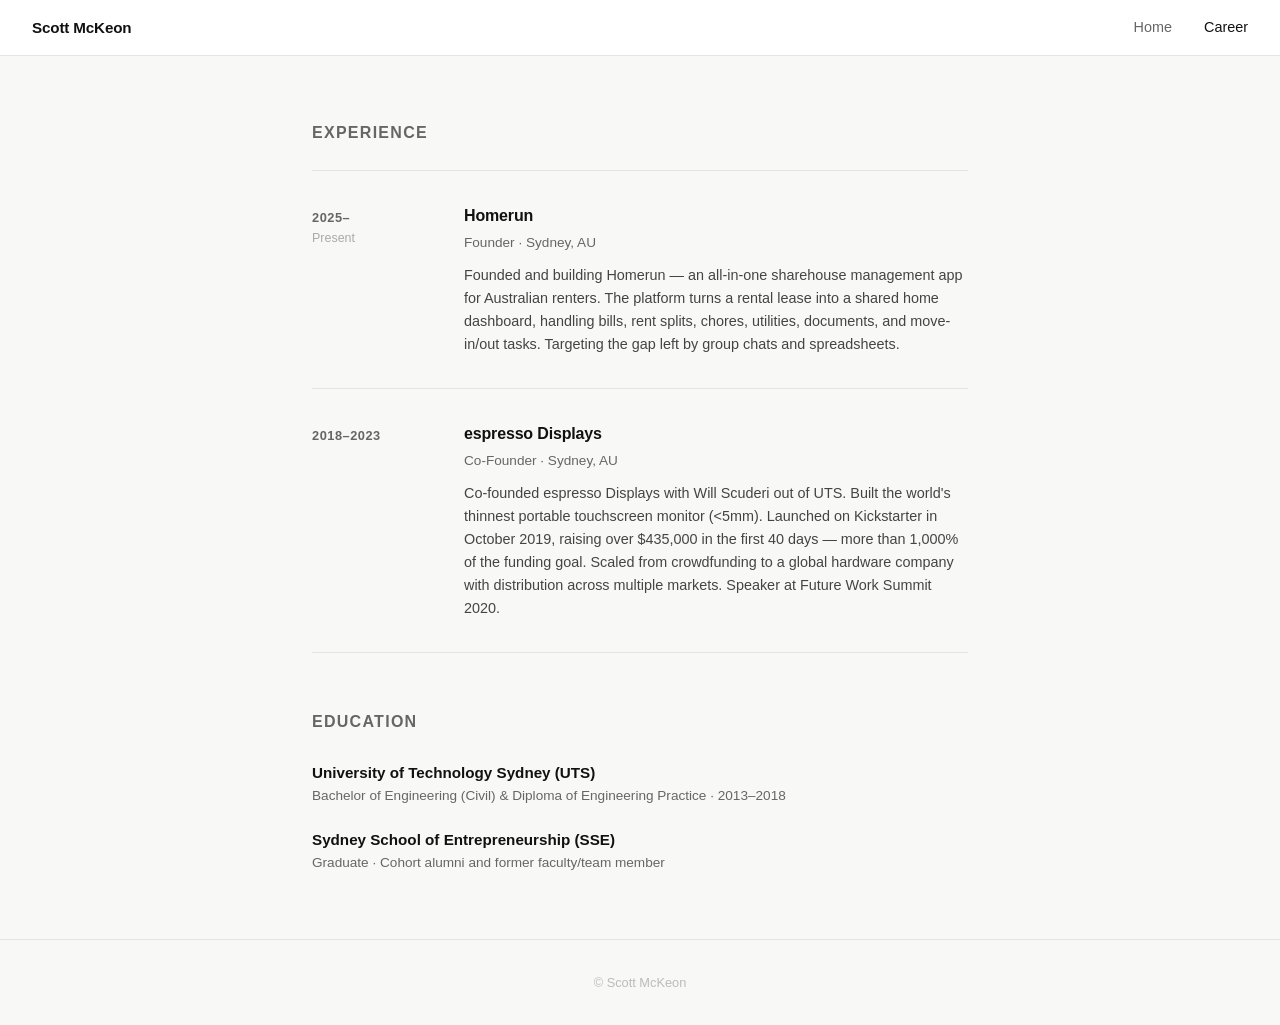
<file: career.html>
<!DOCTYPE html>
<html lang="en">
<head>
  <meta charset="UTF-8">
  <meta name="viewport" content="width=device-width, initial-scale=1.0">
  <title>Career — Scott McKeon</title>
  <link rel="stylesheet" href="style.css">
</head>
<body>

  <nav>
    <span class="brand">Scott McKeon</span>
    <ul>
      <li><a href="index.html">Home</a></li>
      <li><a href="career.html" class="active">Career</a></li>
    </ul>
  </nav>

  <div class="container">

    <h2>Experience</h2>
    <div class="timeline">

      <div class="entry">
        <div class="meta">
          <div class="year">2025–</div>
          <div class="period">Present</div>
        </div>
        <div class="body">
          <h3>Homerun</h3>
          <div class="role">Founder · Sydney, AU</div>
          <p>Founded and building Homerun — an all-in-one sharehouse management app for Australian renters. The platform turns a rental lease into a shared home dashboard, handling bills, rent splits, chores, utilities, documents, and move-in/out tasks. Targeting the gap left by group chats and spreadsheets.</p>
        </div>
      </div>

      <div class="entry">
        <div class="meta">
          <div class="year">2018–2023</div>
        </div>
        <div class="body">
          <h3>espresso Displays</h3>
          <div class="role">Co-Founder · Sydney, AU</div>
          <p>Co-founded espresso Displays with Will Scuderi out of UTS. Built the world's thinnest portable touchscreen monitor (&lt;5mm). Launched on Kickstarter in October 2019, raising over $435,000 in the first 40 days — more than 1,000% of the funding goal. Scaled from crowdfunding to a global hardware company with distribution across multiple markets. Speaker at Future Work Summit 2020.</p>
        </div>
      </div>

    </div>

    <h2 style="margin-top: 3.5rem;">Education</h2>
    <div class="edu-list">
      <div class="edu-item">
        <h3>University of Technology Sydney (UTS)</h3>
        <p>Bachelor of Engineering (Civil) &amp; Diploma of Engineering Practice · 2013–2018</p>
      </div>
      <div class="edu-item">
        <h3>Sydney School of Entrepreneurship (SSE)</h3>
        <p>Graduate · Cohort alumni and former faculty/team member</p>
      </div>
    </div>

  </div>

  <footer>© Scott McKeon</footer>

</body>
</html>
</file>
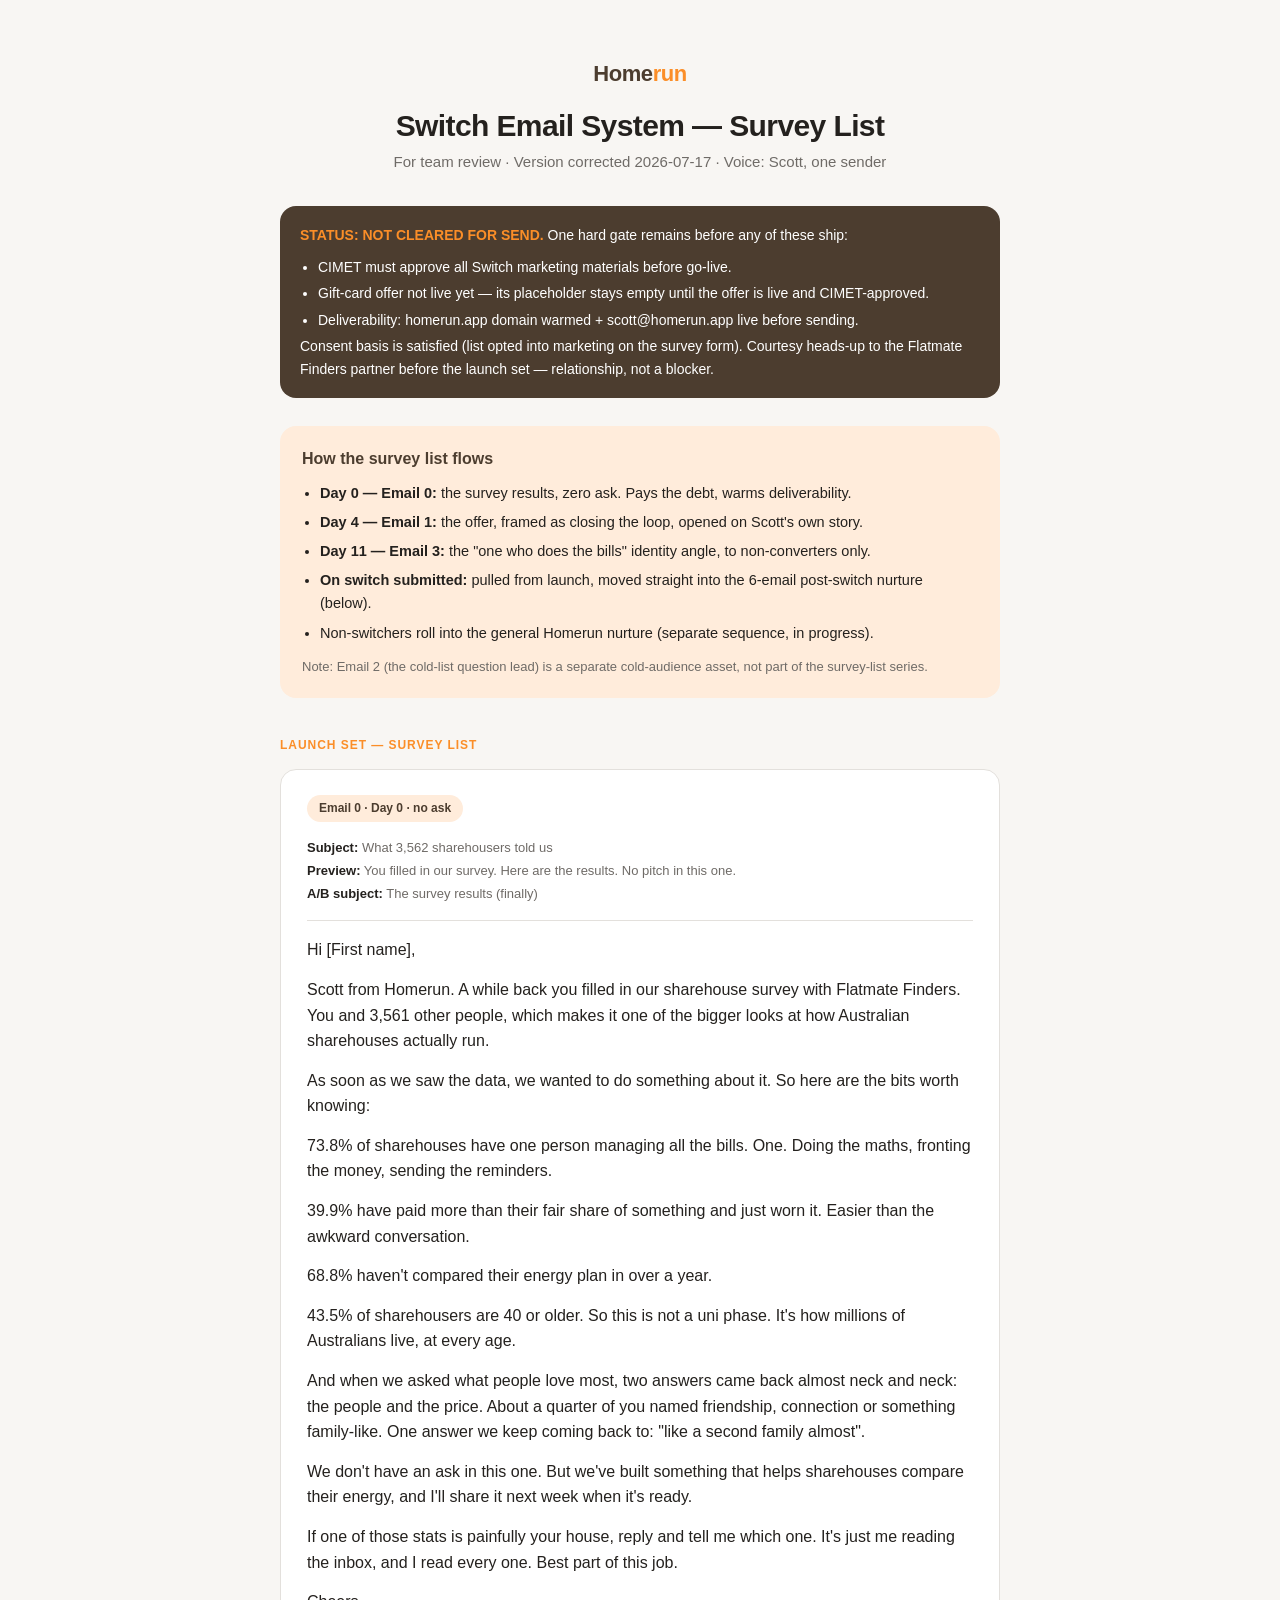
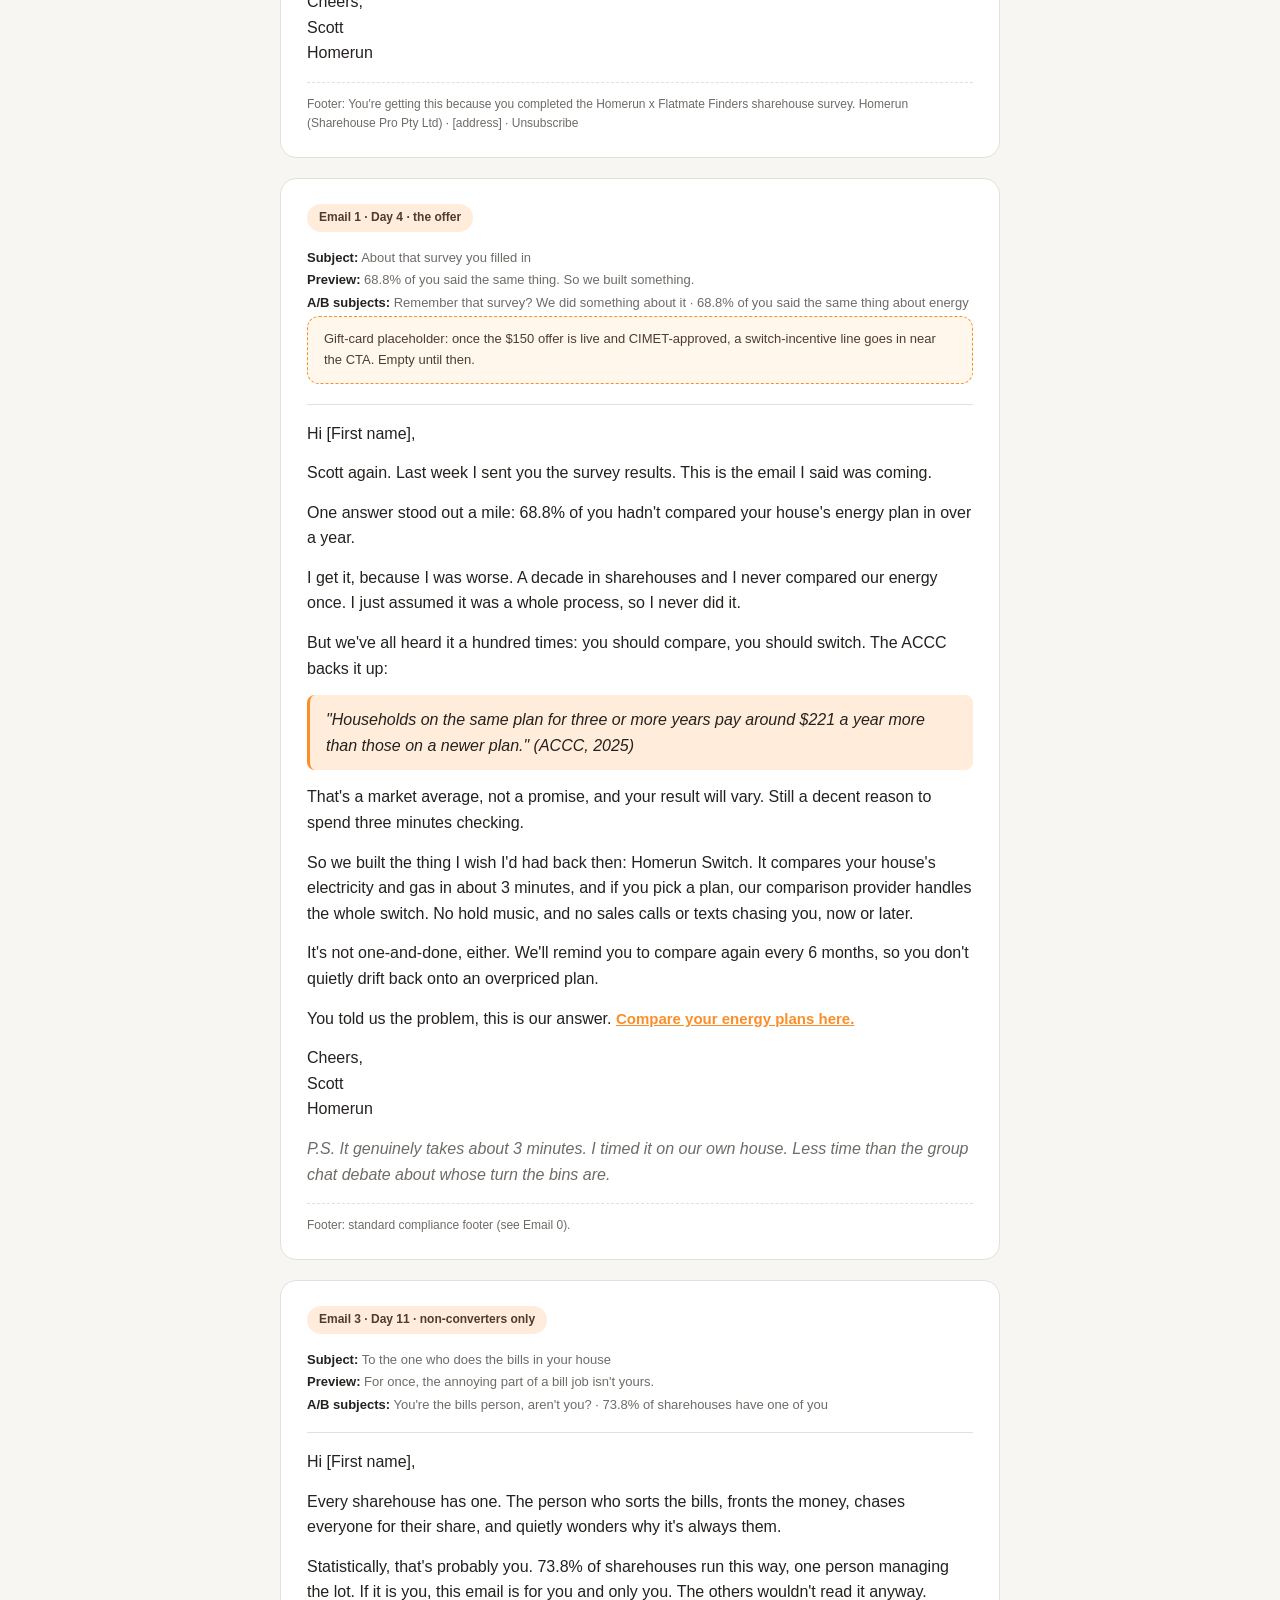
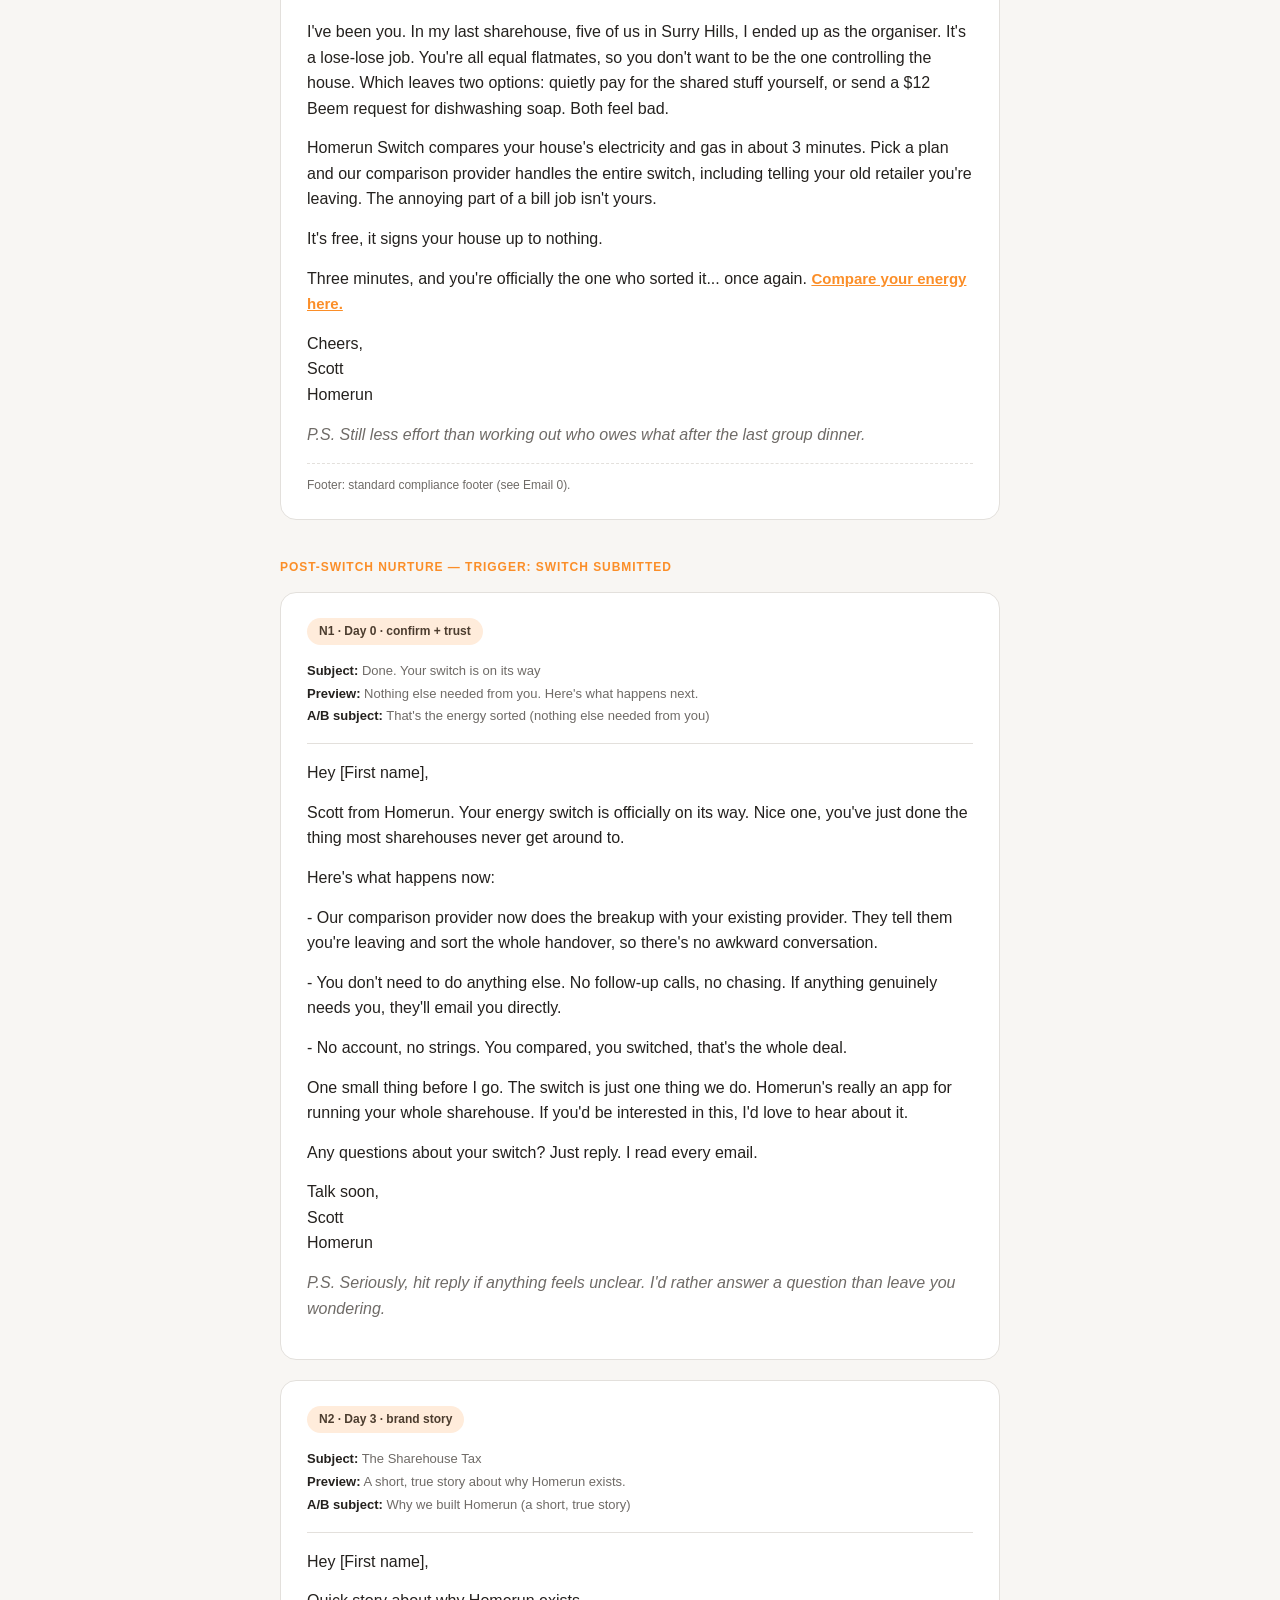
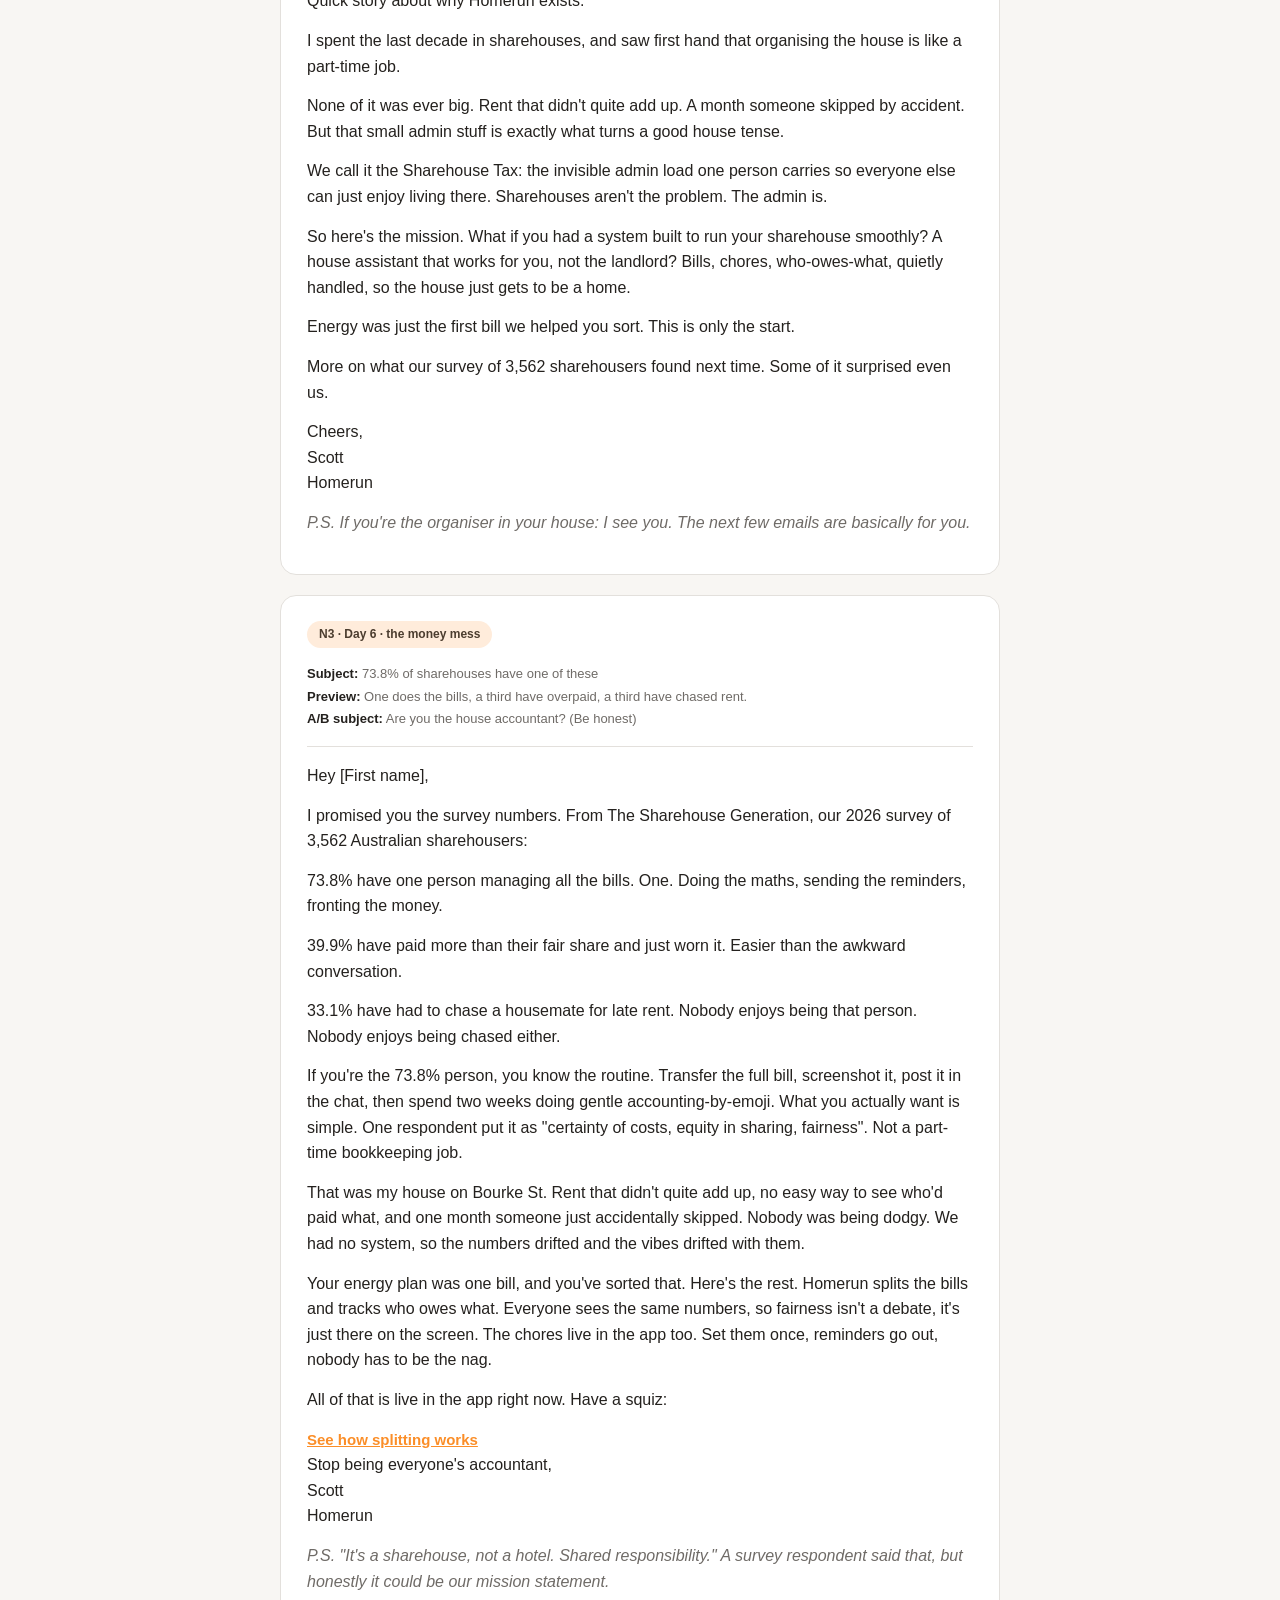
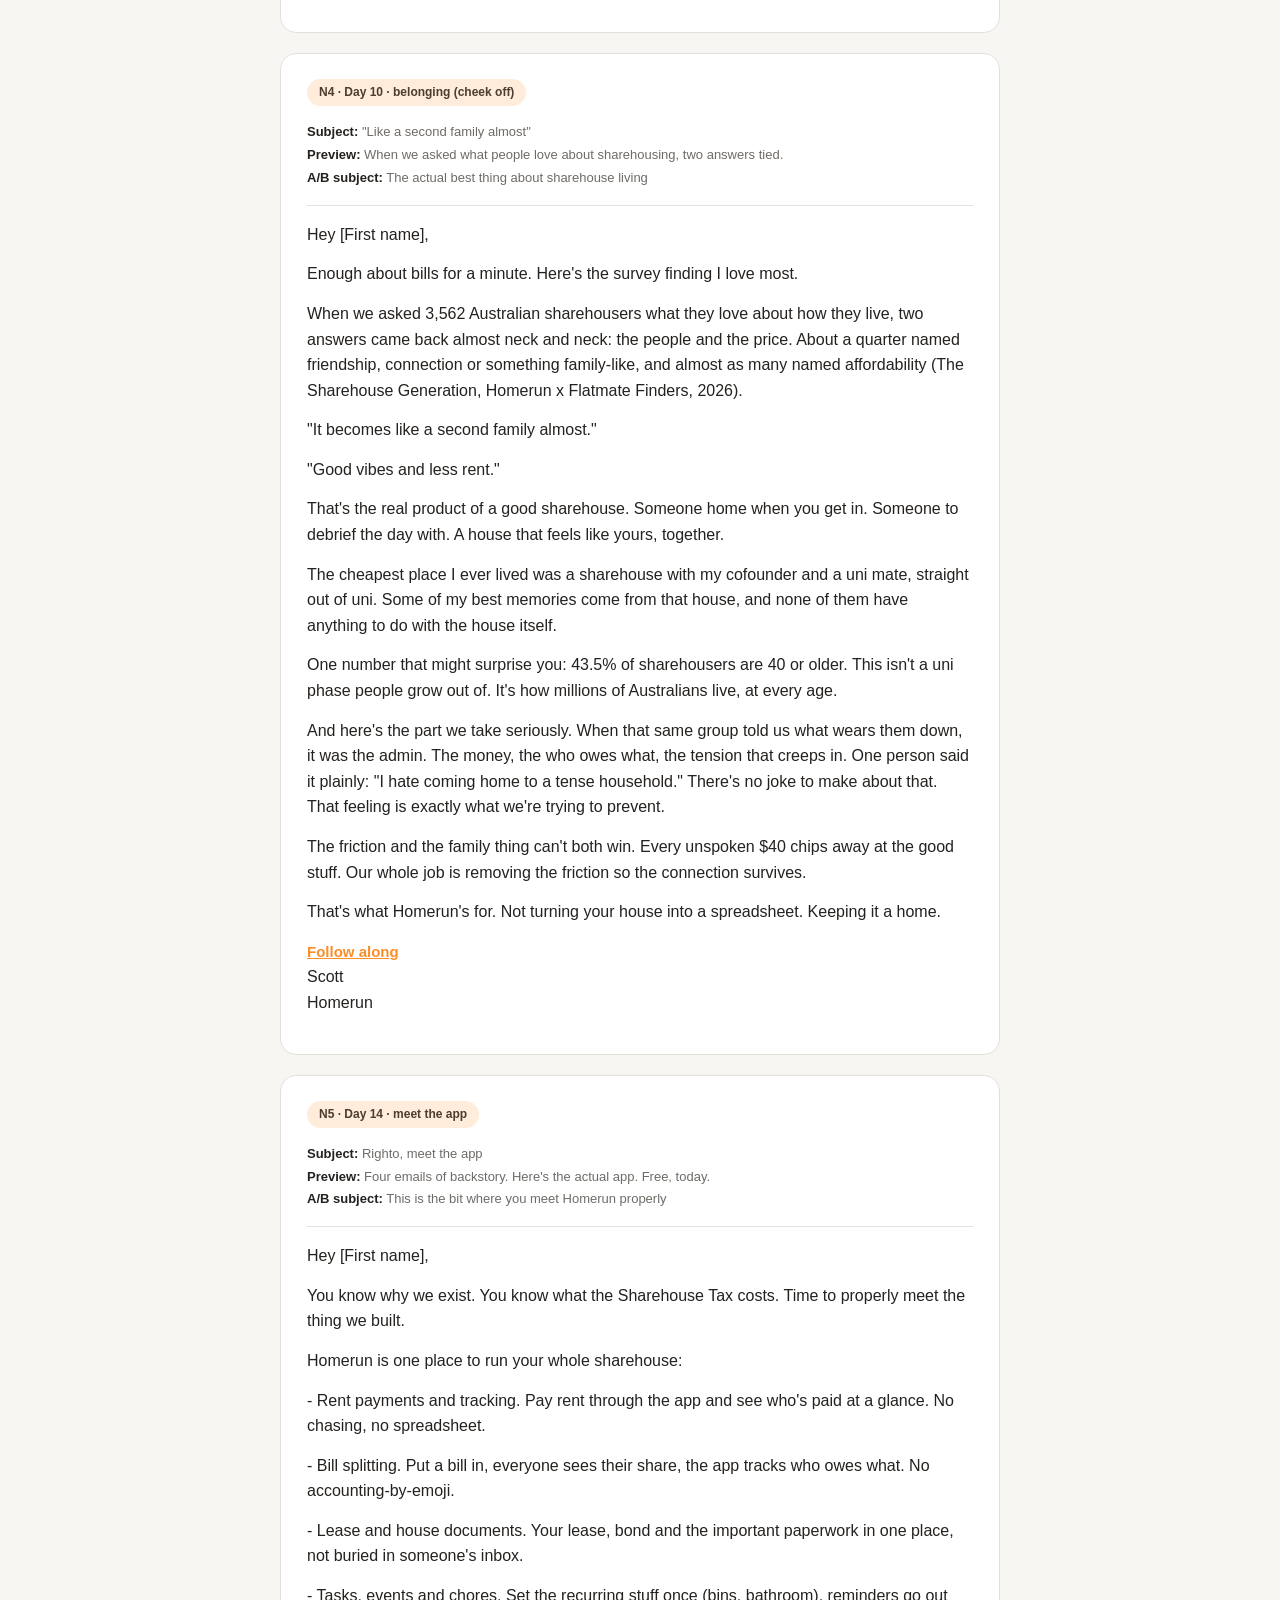
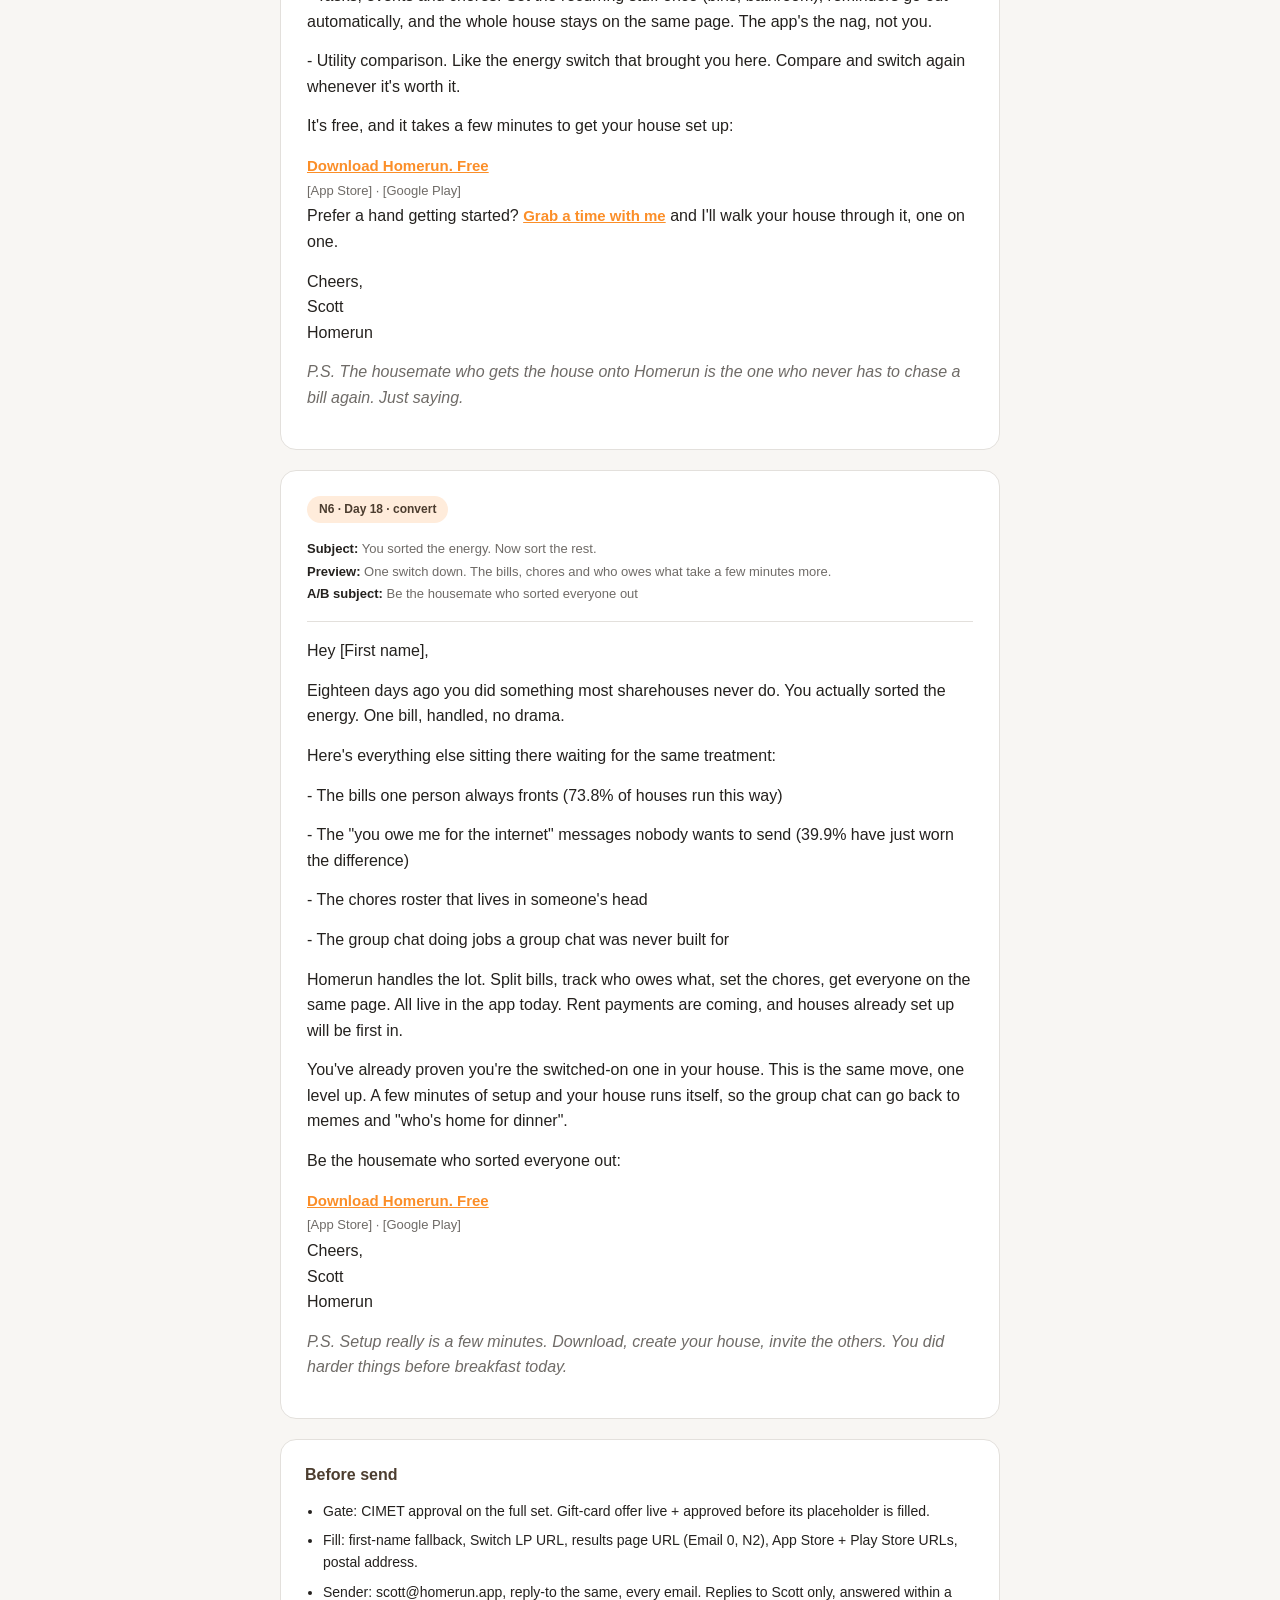
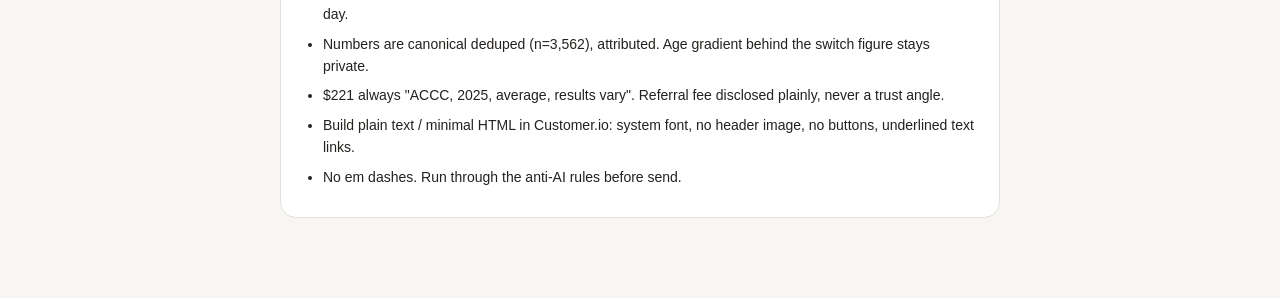
<file: homerun-switch-emails.html>
<!DOCTYPE html>
<html lang="en-AU">
<head>
<meta charset="UTF-8">
<meta name="viewport" content="width=device-width, initial-scale=1.0">
<meta name="robots" content="noindex,nofollow">
<title>Homerun Switch — Survey List Email Series</title>
<style>
  :root{
    --brand:#fb8e28; --brand-subtle:#ffecdb; --bg:#f8f6f3; --cocoa:#4c3d2f;
    --ink:#24211e; --ink-subtle:#6f6b67; --border:#e3e0dc; --radius:16px;
    --ease:cubic-bezier(.16,1,.3,1);
  }
  *{box-sizing:border-box;}
  body{
    margin:0; background:var(--bg); color:var(--ink);
    font-family:-apple-system,BlinkMacSystemFont,"Segoe UI",Roboto,Helvetica,Arial,sans-serif;
    line-height:1.6; -webkit-font-smoothing:antialiased;
  }
  .wrap{max-width:760px; margin:0 auto; padding:32px 20px 80px;}
  header.top{text-align:center; padding:24px 0 8px;}
  .logo{font-weight:800; font-size:22px; letter-spacing:-.02em; color:var(--cocoa);}
  .logo span{color:var(--brand);}
  h1{font-size:30px; line-height:1.15; letter-spacing:-.02em; margin:18px 0 6px;}
  .sub{color:var(--ink-subtle); font-size:15px; margin:0 0 24px;}
  .banner{
    background:var(--cocoa); color:#fff; border-radius:var(--radius);
    padding:18px 20px; font-size:14px; margin:0 0 28px;
  }
  .banner b{color:var(--brand);}
  .banner ul{margin:10px 0 0; padding-left:18px;}
  .banner li{margin:4px 0;}
  .strategy{
    background:var(--brand-subtle); border-radius:var(--radius);
    padding:20px 22px; margin:0 0 34px; font-size:14.5px;
  }
  .strategy h2{margin:0 0 10px; font-size:16px; color:var(--cocoa);}
  .strategy ul{margin:0; padding-left:18px;}
  .strategy li{margin:6px 0;}
  .section-label{
    font-size:12px; font-weight:700; text-transform:uppercase; letter-spacing:.08em;
    color:var(--brand); margin:38px 0 14px;
  }
  .card{
    background:#fff; border:1px solid var(--border); border-radius:var(--radius);
    padding:24px 26px; margin:0 0 20px; transition:transform .3s var(--ease);
  }
  .card .meta{
    display:inline-block; font-size:12px; font-weight:700; color:var(--cocoa);
    background:var(--brand-subtle); border-radius:999px; padding:4px 12px; margin-bottom:14px;
  }
  .field{font-size:13px; color:var(--ink-subtle); margin:2px 0;}
  .field b{color:var(--ink);}
  .subject{font-size:18px; font-weight:700; letter-spacing:-.01em; margin:12px 0 2px;}
  .body{border-top:1px solid var(--border); margin-top:16px; padding-top:16px;}
  .body p{margin:0 0 14px; white-space:pre-line;}
  .cta{
    display:inline; color:var(--brand); text-decoration:underline;
    font-weight:600; font-size:15px;
  }
  .ps{color:var(--ink-subtle); font-style:italic;}
  .footer-note{font-size:12px; color:var(--ink-subtle); border-top:1px dashed var(--border); margin-top:16px; padding-top:12px;}
  .placeholder{background:#fff6ec; border:1px dashed var(--brand); border-radius:12px; padding:12px 16px; font-size:13px; color:var(--cocoa); margin:0 0 20px;}
  .checklist{background:#fff; border:1px solid var(--border); border-radius:var(--radius); padding:22px 24px; margin-top:16px;}
  .checklist h2{font-size:16px; margin:0 0 12px; color:var(--cocoa);}
  .checklist ul{margin:0; padding-left:18px; font-size:14px;}
  .checklist li{margin:7px 0;}
  @media (max-width:520px){
    h1{font-size:24px;} .card{padding:20px;} .wrap{padding:20px 14px 60px;}
  }
</style>
</head>
<body>
<div class="wrap">
  <header class="top">
    <div class="logo">Home<span>run</span></div>
    <h1>Switch Email System — Survey List</h1>
    <p class="sub">For team review · Version corrected 2026-07-17 · Voice: Scott, one sender</p>
  </header>

  <div class="banner">
    <b>STATUS: NOT CLEARED FOR SEND.</b> One hard gate remains before any of these ship:
    <ul>
      <li>CIMET must approve all Switch marketing materials before go-live.</li>
      <li>Gift-card offer not live yet — its placeholder stays empty until the offer is live and CIMET-approved.</li>
      <li>Deliverability: homerun.app domain warmed + scott@homerun.app live before sending.</li>
    </ul>
    Consent basis is satisfied (list opted into marketing on the survey form). Courtesy heads-up to the Flatmate Finders partner before the launch set — relationship, not a blocker.
  </div>

  <div class="strategy">
    <h2>How the survey list flows</h2>
    <ul>
      <li><b>Day 0 — Email 0:</b> the survey results, zero ask. Pays the debt, warms deliverability.</li>
      <li><b>Day 4 — Email 1:</b> the offer, framed as closing the loop, opened on Scott's own story.</li>
      <li><b>Day 11 — Email 3:</b> the "one who does the bills" identity angle, to non-converters only.</li>
      <li><b>On switch submitted:</b> pulled from launch, moved straight into the 6-email post-switch nurture (below).</li>
      <li>Non-switchers roll into the general Homerun nurture (separate sequence, in progress).</li>
    </ul>
    <p style="margin:12px 0 0; font-size:13px; color:var(--ink-subtle);">Note: Email 2 (the cold-list question lead) is a separate cold-audience asset, not part of the survey-list series.</p>
  </div>

  <div class="section-label">Launch set — survey list</div>

  <!-- EMAIL 0 -->
  <div class="card">
    <span class="meta">Email 0 · Day 0 · no ask</span>
    <div class="field"><b>Subject:</b> What 3,562 sharehousers told us</div>
    <div class="field"><b>Preview:</b> You filled in our survey. Here are the results. No pitch in this one.</div>
    <div class="field"><b>A/B subject:</b> The survey results (finally)</div>
    <div class="body">
      <p>Hi [First name],</p>
      <p>Scott from Homerun. A while back you filled in our sharehouse survey with Flatmate Finders. You and 3,561 other people, which makes it one of the bigger looks at how Australian sharehouses actually run.</p>
      <p>As soon as we saw the data, we wanted to do something about it. So here are the bits worth knowing:</p>
      <p>73.8% of sharehouses have one person managing all the bills. One. Doing the maths, fronting the money, sending the reminders.</p>
      <p>39.9% have paid more than their fair share of something and just worn it. Easier than the awkward conversation.</p>
      <p>68.8% haven't compared their energy plan in over a year.</p>
      <p>43.5% of sharehousers are 40 or older. So this is not a uni phase. It's how millions of Australians live, at every age.</p>
      <p>And when we asked what people love most, two answers came back almost neck and neck: the people and the price. About a quarter of you named friendship, connection or something family-like. One answer we keep coming back to: "like a second family almost".</p>
      <p>We don't have an ask in this one. But we've built something that helps sharehouses compare their energy, and I'll share it next week when it's ready.</p>
      <p>If one of those stats is painfully your house, reply and tell me which one. It's just me reading the inbox, and I read every one. Best part of this job.</p>
      <p>Cheers,<br>Scott<br>Homerun</p>
      <div class="footer-note">Footer: You're getting this because you completed the Homerun x Flatmate Finders sharehouse survey. Homerun (Sharehouse Pro Pty Ltd) · [address] · Unsubscribe</div>
    </div>
  </div>

  <!-- EMAIL 1 -->
  <div class="card">
    <span class="meta">Email 1 · Day 4 · the offer</span>
    <div class="field"><b>Subject:</b> About that survey you filled in</div>
    <div class="field"><b>Preview:</b> 68.8% of you said the same thing. So we built something.</div>
    <div class="field"><b>A/B subjects:</b> Remember that survey? We did something about it · 68.8% of you said the same thing about energy</div>
    <div class="placeholder">Gift-card placeholder: once the $150 offer is live and CIMET-approved, a switch-incentive line goes in near the CTA. Empty until then.</div>
    <div class="body">
      <p>Hi [First name],</p>
      <p>Scott again. Last week I sent you the survey results. This is the email I said was coming.</p>
      <p>One answer stood out a mile: 68.8% of you hadn't compared your house's energy plan in over a year.</p>
      <p>I get it, because I was worse. A decade in sharehouses and I never compared our energy once. I just assumed it was a whole process, so I never did it.</p>
      <p>But we've all heard it a hundred times: you should compare, you should switch. The ACCC backs it up:</p>
      <blockquote style="margin:0 0 14px; padding:12px 16px; border-left:3px solid var(--brand); background:var(--brand-subtle); border-radius:8px; font-style:italic;">"Households on the same plan for three or more years pay around $221 a year more than those on a newer plan." (ACCC, 2025)</blockquote>
      <p>That's a market average, not a promise, and your result will vary. Still a decent reason to spend three minutes checking.</p>
      <p>So we built the thing I wish I'd had back then: Homerun Switch. It compares your house's electricity and gas in about 3 minutes, and if you pick a plan, our comparison provider handles the whole switch. No hold music, and no sales calls or texts chasing you, now or later.</p>
      <p>It's not one-and-done, either. We'll remind you to compare again every 6 months, so you don't quietly drift back onto an overpriced plan.</p>
      <p>You told us the problem, this is our answer. <a class="cta" href="#">Compare your energy plans here.</a></p>
      <p>Cheers,<br>Scott<br>Homerun</p>
      <p class="ps">P.S. It genuinely takes about 3 minutes. I timed it on our own house. Less time than the group chat debate about whose turn the bins are.</p>
      <div class="footer-note">Footer: standard compliance footer (see Email 0).</div>
    </div>
  </div>

  <!-- EMAIL 3 -->
  <div class="card">
    <span class="meta">Email 3 · Day 11 · non-converters only</span>
    <div class="field"><b>Subject:</b> To the one who does the bills in your house</div>
    <div class="field"><b>Preview:</b> For once, the annoying part of a bill job isn't yours.</div>
    <div class="field"><b>A/B subjects:</b> You're the bills person, aren't you? · 73.8% of sharehouses have one of you</div>
    <div class="body">
      <p>Hi [First name],</p>
      <p>Every sharehouse has one. The person who sorts the bills, fronts the money, chases everyone for their share, and quietly wonders why it's always them.</p>
      <p>Statistically, that's probably you. 73.8% of sharehouses run this way, one person managing the lot. If it is you, this email is for you and only you. The others wouldn't read it anyway.</p>
      <p>I've been you. In my last sharehouse, five of us in Surry Hills, I ended up as the organiser. It's a lose-lose job. You're all equal flatmates, so you don't want to be the one controlling the house. Which leaves two options: quietly pay for the shared stuff yourself, or send a $12 Beem request for dishwashing soap. Both feel bad.</p>
      <p>Homerun Switch compares your house's electricity and gas in about 3 minutes. Pick a plan and our comparison provider handles the entire switch, including telling your old retailer you're leaving. The annoying part of a bill job isn't yours.</p>
      <p>It's free, it signs your house up to nothing.</p>
      <p>Three minutes, and you're officially the one who sorted it... once again. <a class="cta" href="#">Compare your energy here.</a></p>
      <p>Cheers,<br>Scott<br>Homerun</p>
      <p class="ps">P.S. Still less effort than working out who owes what after the last group dinner.</p>
      <div class="footer-note">Footer: standard compliance footer (see Email 0).</div>
    </div>
  </div>

  <div class="section-label">Post-switch nurture — trigger: switch submitted</div>

  <!-- N1 -->
  <div class="card">
    <span class="meta">N1 · Day 0 · confirm + trust</span>
    <div class="field"><b>Subject:</b> Done. Your switch is on its way</div>
    <div class="field"><b>Preview:</b> Nothing else needed from you. Here's what happens next.</div>
    <div class="field"><b>A/B subject:</b> That's the energy sorted (nothing else needed from you)</div>
    <div class="body">
      <p>Hey [First name],</p>
      <p>Scott from Homerun. Your energy switch is officially on its way. Nice one, you've just done the thing most sharehouses never get around to.</p>
      <p>Here's what happens now:</p>
      <p>- Our comparison provider now does the breakup with your existing provider. They tell them you're leaving and sort the whole handover, so there's no awkward conversation.</p>
      <p>- You don't need to do anything else. No follow-up calls, no chasing. If anything genuinely needs you, they'll email you directly.</p>
      <p>- No account, no strings. You compared, you switched, that's the whole deal.</p>
      <p>One small thing before I go. The switch is just one thing we do. Homerun's really an app for running your whole sharehouse. If you'd be interested in this, I'd love to hear about it.</p>
      <p>Any questions about your switch? Just reply. I read every email.</p>
      <p>Talk soon,<br>Scott<br>Homerun</p>
      <p class="ps">P.S. Seriously, hit reply if anything feels unclear. I'd rather answer a question than leave you wondering.</p>
    </div>
  </div>

  <!-- N2 -->
  <div class="card">
    <span class="meta">N2 · Day 3 · brand story</span>
    <div class="field"><b>Subject:</b> The Sharehouse Tax</div>
    <div class="field"><b>Preview:</b> A short, true story about why Homerun exists.</div>
    <div class="field"><b>A/B subject:</b> Why we built Homerun (a short, true story)</div>
    <div class="body">
      <p>Hey [First name],</p>
      <p>Quick story about why Homerun exists.</p>
      <p>I spent the last decade in sharehouses, and saw first hand that organising the house is like a part-time job.</p>
      <p>None of it was ever big. Rent that didn't quite add up. A month someone skipped by accident. But that small admin stuff is exactly what turns a good house tense.</p>
      <p>We call it the Sharehouse Tax: the invisible admin load one person carries so everyone else can just enjoy living there. Sharehouses aren't the problem. The admin is.</p>
      <p>So here's the mission. What if you had a system built to run your sharehouse smoothly? A house assistant that works for you, not the landlord? Bills, chores, who-owes-what, quietly handled, so the house just gets to be a home.</p>
      <p>Energy was just the first bill we helped you sort. This is only the start.</p>
      <p>More on what our survey of 3,562 sharehousers found next time. Some of it surprised even us.</p>
      <p>Cheers,<br>Scott<br>Homerun</p>
      <p class="ps">P.S. If you're the organiser in your house: I see you. The next few emails are basically for you.</p>
    </div>
  </div>

  <!-- N3 -->
  <div class="card">
    <span class="meta">N3 · Day 6 · the money mess</span>
    <div class="field"><b>Subject:</b> 73.8% of sharehouses have one of these</div>
    <div class="field"><b>Preview:</b> One does the bills, a third have overpaid, a third have chased rent.</div>
    <div class="field"><b>A/B subject:</b> Are you the house accountant? (Be honest)</div>
    <div class="body">
      <p>Hey [First name],</p>
      <p>I promised you the survey numbers. From The Sharehouse Generation, our 2026 survey of 3,562 Australian sharehousers:</p>
      <p>73.8% have one person managing all the bills. One. Doing the maths, sending the reminders, fronting the money.</p>
      <p>39.9% have paid more than their fair share and just worn it. Easier than the awkward conversation.</p>
      <p>33.1% have had to chase a housemate for late rent. Nobody enjoys being that person. Nobody enjoys being chased either.</p>
      <p>If you're the 73.8% person, you know the routine. Transfer the full bill, screenshot it, post it in the chat, then spend two weeks doing gentle accounting-by-emoji. What you actually want is simple. One respondent put it as "certainty of costs, equity in sharing, fairness". Not a part-time bookkeeping job.</p>
      <p>That was my house on Bourke St. Rent that didn't quite add up, no easy way to see who'd paid what, and one month someone just accidentally skipped. Nobody was being dodgy. We had no system, so the numbers drifted and the vibes drifted with them.</p>
      <p>Your energy plan was one bill, and you've sorted that. Here's the rest. Homerun splits the bills and tracks who owes what. Everyone sees the same numbers, so fairness isn't a debate, it's just there on the screen. The chores live in the app too. Set them once, reminders go out, nobody has to be the nag.</p>
      <p>All of that is live in the app right now. Have a squiz:</p>
      <a class="cta" href="#">See how splitting works</a>
      <p>Stop being everyone's accountant,<br>Scott<br>Homerun</p>
      <p class="ps">P.S. "It's a sharehouse, not a hotel. Shared responsibility." A survey respondent said that, but honestly it could be our mission statement.</p>
    </div>
  </div>

  <!-- N4 -->
  <div class="card">
    <span class="meta">N4 · Day 10 · belonging (cheek off)</span>
    <div class="field"><b>Subject:</b> "Like a second family almost"</div>
    <div class="field"><b>Preview:</b> When we asked what people love about sharehousing, two answers tied.</div>
    <div class="field"><b>A/B subject:</b> The actual best thing about sharehouse living</div>
    <div class="body">
      <p>Hey [First name],</p>
      <p>Enough about bills for a minute. Here's the survey finding I love most.</p>
      <p>When we asked 3,562 Australian sharehousers what they love about how they live, two answers came back almost neck and neck: the people and the price. About a quarter named friendship, connection or something family-like, and almost as many named affordability (The Sharehouse Generation, Homerun x Flatmate Finders, 2026).</p>
      <p>"It becomes like a second family almost."</p>
      <p>"Good vibes and less rent."</p>
      <p>That's the real product of a good sharehouse. Someone home when you get in. Someone to debrief the day with. A house that feels like yours, together.</p>
      <p>The cheapest place I ever lived was a sharehouse with my cofounder and a uni mate, straight out of uni. Some of my best memories come from that house, and none of them have anything to do with the house itself.</p>
      <p>One number that might surprise you: 43.5% of sharehousers are 40 or older. This isn't a uni phase people grow out of. It's how millions of Australians live, at every age.</p>
      <p>And here's the part we take seriously. When that same group told us what wears them down, it was the admin. The money, the who owes what, the tension that creeps in. One person said it plainly: "I hate coming home to a tense household." There's no joke to make about that. That feeling is exactly what we're trying to prevent.</p>
      <p>The friction and the family thing can't both win. Every unspoken $40 chips away at the good stuff. Our whole job is removing the friction so the connection survives.</p>
      <p>That's what Homerun's for. Not turning your house into a spreadsheet. Keeping it a home.</p>
      <a class="cta" href="#">Follow along</a>
      <p>Scott<br>Homerun</p>
    </div>
  </div>

  <!-- N5 -->
  <div class="card">
    <span class="meta">N5 · Day 14 · meet the app</span>
    <div class="field"><b>Subject:</b> Righto, meet the app</div>
    <div class="field"><b>Preview:</b> Four emails of backstory. Here's the actual app. Free, today.</div>
    <div class="field"><b>A/B subject:</b> This is the bit where you meet Homerun properly</div>
    <div class="body">
      <p>Hey [First name],</p>
      <p>You know why we exist. You know what the Sharehouse Tax costs. Time to properly meet the thing we built.</p>
      <p>Homerun is one place to run your whole sharehouse:</p>
      <p>- Rent payments and tracking. Pay rent through the app and see who's paid at a glance. No chasing, no spreadsheet.</p>
      <p>- Bill splitting. Put a bill in, everyone sees their share, the app tracks who owes what. No accounting-by-emoji.</p>
      <p>- Lease and house documents. Your lease, bond and the important paperwork in one place, not buried in someone's inbox.</p>
      <p>- Tasks, events and chores. Set the recurring stuff once (bins, bathroom), reminders go out automatically, and the whole house stays on the same page. The app's the nag, not you.</p>
      <p>- Utility comparison. Like the energy switch that brought you here. Compare and switch again whenever it's worth it.</p>
      <p>It's free, and it takes a few minutes to get your house set up:</p>
      <a class="cta" href="#">Download Homerun. Free</a>
      <div class="field">[App Store] · [Google Play]</div>
      <p>Prefer a hand getting started? <a class="cta" href="#">Grab a time with me</a> and I'll walk your house through it, one on one.</p>
      <p>Cheers,<br>Scott<br>Homerun</p>
      <p class="ps">P.S. The housemate who gets the house onto Homerun is the one who never has to chase a bill again. Just saying.</p>
    </div>
  </div>

  <!-- N6 -->
  <div class="card">
    <span class="meta">N6 · Day 18 · convert</span>
    <div class="field"><b>Subject:</b> You sorted the energy. Now sort the rest.</div>
    <div class="field"><b>Preview:</b> One switch down. The bills, chores and who owes what take a few minutes more.</div>
    <div class="field"><b>A/B subject:</b> Be the housemate who sorted everyone out</div>
    <div class="body">
      <p>Hey [First name],</p>
      <p>Eighteen days ago you did something most sharehouses never do. You actually sorted the energy. One bill, handled, no drama.</p>
      <p>Here's everything else sitting there waiting for the same treatment:</p>
      <p>- The bills one person always fronts (73.8% of houses run this way)</p>
      <p>- The "you owe me for the internet" messages nobody wants to send (39.9% have just worn the difference)</p>
      <p>- The chores roster that lives in someone's head</p>
      <p>- The group chat doing jobs a group chat was never built for</p>
      <p>Homerun handles the lot. Split bills, track who owes what, set the chores, get everyone on the same page. All live in the app today. Rent payments are coming, and houses already set up will be first in.</p>
      <p>You've already proven you're the switched-on one in your house. This is the same move, one level up. A few minutes of setup and your house runs itself, so the group chat can go back to memes and "who's home for dinner".</p>
      <p>Be the housemate who sorted everyone out:</p>
      <a class="cta" href="#">Download Homerun. Free</a>
      <div class="field">[App Store] · [Google Play]</div>
      <p>Cheers,<br>Scott<br>Homerun</p>
      <p class="ps">P.S. Setup really is a few minutes. Download, create your house, invite the others. You did harder things before breakfast today.</p>
    </div>
  </div>

  <div class="checklist">
    <h2>Before send</h2>
    <ul>
      <li>Gate: CIMET approval on the full set. Gift-card offer live + approved before its placeholder is filled.</li>
      <li>Fill: first-name fallback, Switch LP URL, results page URL (Email 0, N2), App Store + Play Store URLs, postal address.</li>
      <li>Sender: scott@homerun.app, reply-to the same, every email. Replies to Scott only, answered within a day.</li>
      <li>Numbers are canonical deduped (n=3,562), attributed. Age gradient behind the switch figure stays private.</li>
      <li>$221 always "ACCC, 2025, average, results vary". Referral fee disclosed plainly, never a trust angle.</li>
      <li>Build plain text / minimal HTML in Customer.io: system font, no header image, no buttons, underlined text links.</li>
      <li>No em dashes. Run through the anti-AI rules before send.</li>
    </ul>
  </div>

</div>
</body>
</html>
</file>
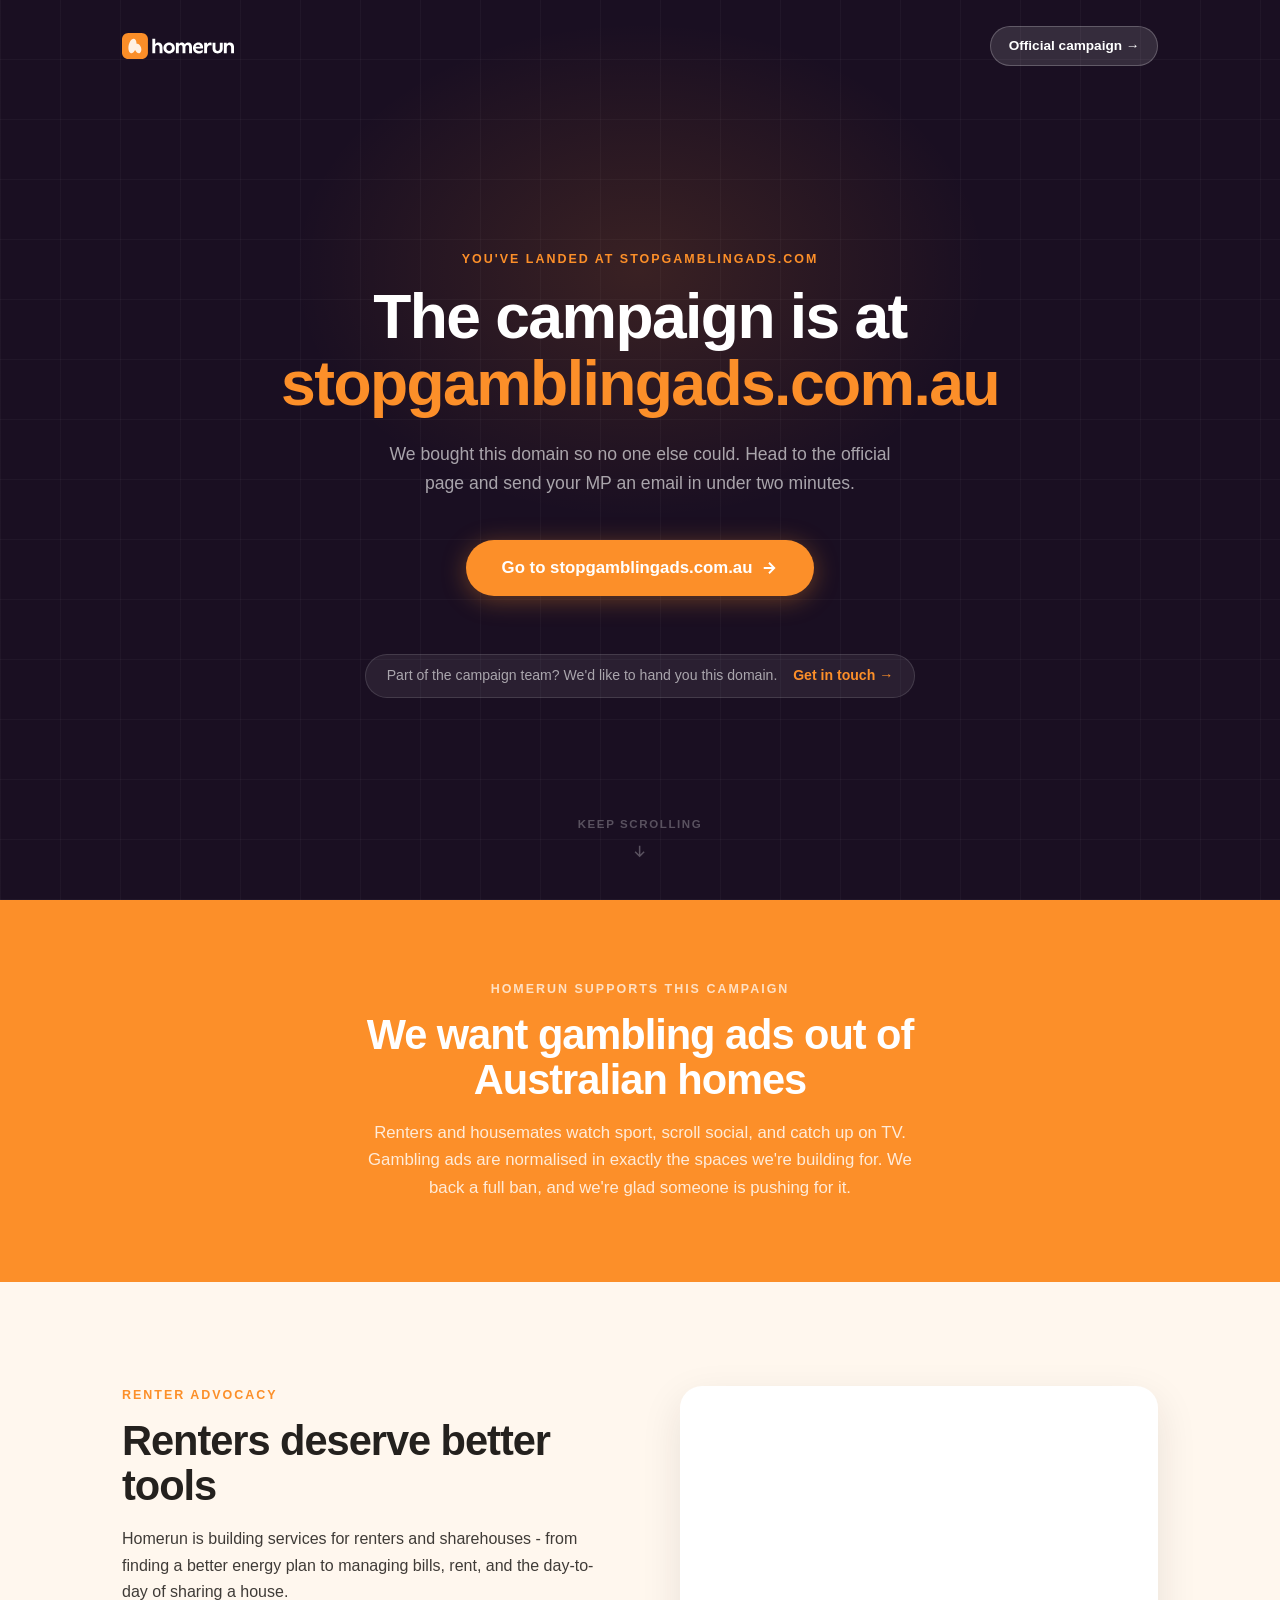
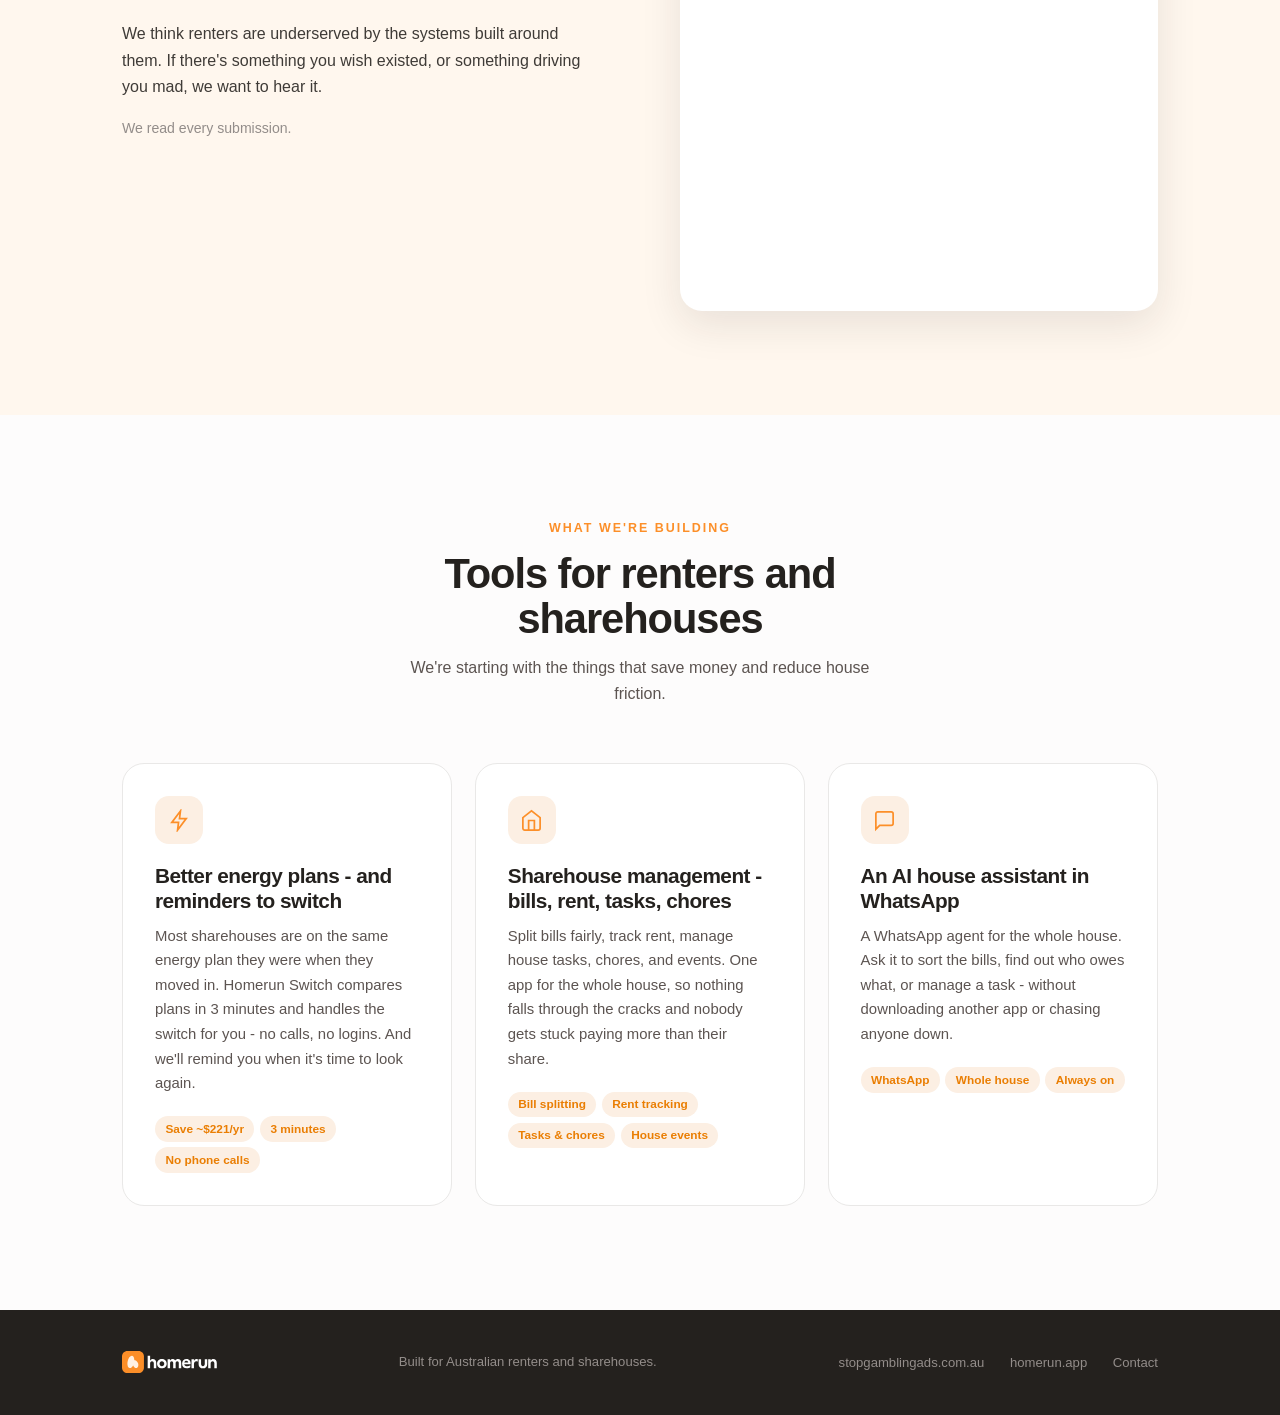
<file: stopgamblingads.html>
<!DOCTYPE html>
<html lang="en-AU">
<head>
  <meta charset="UTF-8">
  <meta name="viewport" content="width=device-width, initial-scale=1.0">
  <title>Stop Gambling Ads — You've landed at stopgamblingads.com</title>
  <meta name="description" content="The official campaign is at stopgamblingads.com.au — we bought this domain so no one else could use it. We support a full ban on gambling ads.">
  <meta name="robots" content="noindex, nofollow">

  <style>
    /* ---- Wallop Variable Font (Homerun brand) ---- */
    @font-face {
      font-family: 'Wallop';
      src: url('https://sites.joinhomerun.com/switch-marketing-hub/switch-landing-page-short/fonts/Wallop-Variable.ttf') format('truetype-variations');
      font-weight: 200 900;
      font-style: normal;
      font-display: swap;
    }

    /* ---- Design tokens ---- */
    :root {
      --orange-50:  #fcefe3;
      --orange-500: #fc8f29;
      --orange-600: #ea7e03;
      --neutral-50:  #fdfcfc;
      --neutral-100: #f5f5f4;
      --neutral-200: #e9e8e7;
      --neutral-300: #d7d6d5;
      --neutral-500: #938d8a;
      --neutral-700: #5c5451;
      --neutral-800: #3f3b37;
      --neutral-900: #24211e;
      --white:  #ffffff;
      --cream:  #fff7ee;
      --dark:   #1a0f22;
      --font:   'Wallop', Arial, sans-serif;
      --radius-sm:   8px;
      --radius-lg:   14px;
      --radius-xl:   22px;
      --radius-pill: 999px;
      --max-w: 1100px;
      --shadow-md: 0 14px 40px rgba(36,33,30,.10);
    }

    *, *::before, *::after { box-sizing: border-box; margin: 0; padding: 0; }

    html { scroll-behavior: smooth; }

    body {
      font-family: var(--font);
      font-size: 16px;
      line-height: 1.55;
      color: var(--neutral-900);
      background: var(--neutral-50);
      -webkit-font-smoothing: antialiased;
    }

    h1, h2, h3, h4 {
      font-family: var(--font);
      font-weight: 700;
      line-height: 1.08;
      letter-spacing: -0.025em;
    }

    h1 { font-size: clamp(2.5rem, 5.5vw, 3.9rem); margin-bottom: 1.2rem; }
    h2 { font-size: clamp(1.8rem, 3.8vw, 2.6rem); margin-bottom: 1rem; }
    h3 { font-size: clamp(1.1rem, 2vw, 1.3rem); font-weight: 600; margin-bottom: 0.5rem; }

    p { margin-bottom: 1rem; line-height: 1.65; }
    p:last-child { margin-bottom: 0; }

    .container { max-width: var(--max-w); margin: 0 auto; padding: 0 2rem; }

    .eyebrow {
      display: block;
      font-size: 0.78rem;
      font-weight: 600;
      letter-spacing: 0.16em;
      text-transform: uppercase;
      margin-bottom: 0.85rem;
    }

    /* ======================================================
       NAV
    ====================================================== */
    .nav {
      position: absolute;
      top: 0; left: 0; right: 0;
      z-index: 20;
      padding: 1.6rem 0;
    }

    .nav-inner {
      display: flex;
      align-items: center;
      justify-content: space-between;
    }

    .nav-logo img { height: 26px; display: block; }

    .nav-btn {
      display: inline-flex;
      align-items: center;
      gap: 0.4rem;
      background: rgba(255,255,255,0.12);
      border: 1px solid rgba(255,255,255,0.22);
      color: var(--white);
      text-decoration: none;
      font-family: var(--font);
      font-size: 0.85rem;
      font-weight: 600;
      padding: 0.55rem 1.1rem;
      border-radius: var(--radius-pill);
      transition: background 0.2s;
      white-space: nowrap;
    }
    .nav-btn:hover { background: rgba(255,255,255,0.2); }

    /* ======================================================
       HERO
    ====================================================== */
    .hero {
      background: var(--dark);
      min-height: 100vh;
      display: flex;
      flex-direction: column;
      justify-content: center;
      padding: 9rem 0 6rem;
      position: relative;
      overflow: hidden;
    }

    /* subtle grid — mirrors Stop Gambling Ads aesthetic */
    .hero::before {
      content: '';
      position: absolute;
      inset: 0;
      background-image:
        repeating-linear-gradient(90deg, rgba(255,255,255,0.03) 0, rgba(255,255,255,0.03) 1px, transparent 1px, transparent 60px),
        repeating-linear-gradient(0deg,  rgba(255,255,255,0.03) 0, rgba(255,255,255,0.03) 1px, transparent 1px, transparent 60px);
      pointer-events: none;
    }

    /* warm orange glow behind heading */
    .hero::after {
      content: '';
      position: absolute;
      top: 30%;
      left: 50%;
      transform: translate(-50%, -50%);
      width: 700px;
      height: 500px;
      background: radial-gradient(ellipse at center, rgba(252,143,41,0.14) 0%, transparent 70%);
      pointer-events: none;
    }

    .hero-inner {
      position: relative;
      z-index: 1;
      text-align: center;
    }

    .hero-eyebrow { color: var(--orange-500); }

    .hero h1 {
      color: var(--white);
      max-width: 860px;
      margin: 0 auto 1.4rem;
    }

    .hero h1 em {
      font-style: normal;
      color: var(--orange-500);
    }

    .hero-sub {
      color: rgba(255,255,255,0.62);
      max-width: 520px;
      margin: 0 auto 2.6rem;
      font-size: 1.1rem;
    }

    .btn-cta {
      display: inline-flex;
      align-items: center;
      gap: 0.5rem;
      background: var(--orange-500);
      color: var(--white);
      text-decoration: none;
      font-family: var(--font);
      font-size: 1.05rem;
      font-weight: 700;
      padding: 0.95rem 2.2rem;
      border-radius: var(--radius-pill);
      transition: background 0.2s ease, transform 0.15s ease;
      box-shadow: 0 4px 24px rgba(252,143,41,0.35);
    }
    .btn-cta:hover { background: var(--orange-600); transform: translateY(-2px); }
    .btn-cta svg { width: 18px; height: 18px; flex-shrink: 0; }

    .hero-team {
      margin-top: 2rem;
      display: inline-flex;
      align-items: center;
      gap: 0.5rem;
      background: rgba(255,255,255,0.07);
      border: 1px solid rgba(255,255,255,0.12);
      border-radius: var(--radius-pill);
      padding: 0.65rem 1.3rem;
      font-size: 0.88rem;
      color: rgba(255,255,255,0.6);
    }
    .hero-team a {
      color: var(--orange-500);
      text-decoration: none;
      font-weight: 600;
    }
    .hero-team a:hover { text-decoration: underline; }

    .scroll-hint {
      position: absolute;
      bottom: 2.5rem;
      left: 50%;
      transform: translateX(-50%);
      z-index: 1;
      display: flex;
      flex-direction: column;
      align-items: center;
      gap: 0.5rem;
      color: rgba(255,255,255,0.28);
      font-size: 0.72rem;
      font-weight: 600;
      letter-spacing: 0.14em;
      text-transform: uppercase;
    }
    .scroll-hint svg {
      width: 18px; height: 18px;
      animation: bob 2.2s ease-in-out infinite;
    }
    @keyframes bob {
      0%, 100% { transform: translateY(0); }
      50% { transform: translateY(5px); }
    }

    /* ======================================================
       SUPPORT BAND
    ====================================================== */
    .support-band {
      background: var(--orange-500);
      padding: 5rem 0;
      text-align: center;
    }

    .support-band .eyebrow { color: rgba(255,255,255,0.72); }
    .support-band h2 { color: var(--white); max-width: 680px; margin: 0 auto 1rem; }
    .support-band p { color: rgba(255,255,255,0.82); max-width: 560px; margin: 0 auto; font-size: 1.05rem; }

    /* ======================================================
       RENTER SECTION
    ====================================================== */
    .renter-section {
      background: var(--cream);
      padding: 6.5rem 0;
    }

    .renter-grid {
      display: grid;
      grid-template-columns: 1fr 1fr;
      gap: 5rem;
      align-items: start;
    }

    .renter-copy .eyebrow { color: var(--orange-500); }
    .renter-copy h2 { margin-bottom: 1.1rem; }
    .renter-copy p { color: var(--neutral-800); max-width: 480px; }
    .renter-copy .note { font-size: 0.88rem; color: var(--neutral-500); }

    /* Form card */
    .form-card {
      background: var(--white);
      border-radius: var(--radius-xl);
      padding: 2.2rem;
      box-shadow: var(--shadow-md);
    }

    .form-card h3 {
      margin-bottom: 1.6rem;
      font-size: 1.15rem;
    }

    .field { margin-bottom: 1.1rem; }

    .field label {
      display: block;
      font-size: 0.84rem;
      font-weight: 600;
      color: var(--neutral-900);
      margin-bottom: 0.4rem;
      font-family: var(--font);
    }

    .field input,
    .field textarea {
      width: 100%;
      padding: 0.78rem 1rem;
      border: 1.5px solid var(--neutral-300);
      border-radius: var(--radius-lg);
      font-family: var(--font);
      font-size: 0.95rem;
      color: var(--neutral-900);
      background: var(--white);
      transition: border-color 0.2s;
      outline: none;
      appearance: none;
    }
    .field input::placeholder,
    .field textarea::placeholder { color: var(--neutral-500); }
    .field input:focus,
    .field textarea:focus { border-color: var(--orange-500); }
    .field textarea { min-height: 110px; resize: vertical; line-height: 1.6; }

    .btn-submit {
      width: 100%;
      padding: 0.95rem;
      background: var(--orange-500);
      color: var(--white);
      border: none;
      border-radius: var(--radius-pill);
      font-family: var(--font);
      font-size: 1rem;
      font-weight: 700;
      cursor: pointer;
      transition: background 0.2s ease;
      margin-top: 0.5rem;
    }
    .btn-submit:hover { background: var(--orange-600); }

    .form-privacy {
      font-size: 0.77rem;
      color: var(--neutral-500);
      text-align: center;
      margin-top: 0.8rem;
      line-height: 1.5;
    }

    /* ======================================================
       WHAT WE'RE BUILDING
    ====================================================== */
    .building-section {
      padding: 6.5rem 0;
      background: var(--neutral-50);
    }

    .section-head {
      text-align: center;
      margin-bottom: 3.5rem;
    }
    .section-head .eyebrow { color: var(--orange-500); }
    .section-head h2 { max-width: 580px; margin: 0 auto 0.8rem; }
    .section-head p { max-width: 500px; margin: 0 auto; color: var(--neutral-700); font-size: 1rem; }

    .cards {
      display: grid;
      grid-template-columns: repeat(3, 1fr);
      gap: 1.4rem;
    }

    .card {
      background: var(--white);
      border: 1.5px solid var(--neutral-200);
      border-radius: var(--radius-xl);
      padding: 2rem;
      transition: box-shadow 0.2s, border-color 0.2s;
    }
    .card:hover {
      box-shadow: var(--shadow-md);
      border-color: var(--neutral-300);
    }

    .card-icon {
      width: 48px; height: 48px;
      background: var(--orange-50);
      border-radius: var(--radius-lg);
      display: flex;
      align-items: center;
      justify-content: center;
      color: var(--orange-500);
      margin-bottom: 1.25rem;
    }
    .card-icon svg { width: 23px; height: 23px; }

    .card h3 { color: var(--neutral-900); margin-bottom: 0.6rem; line-height: 1.2; }
    .card p { color: var(--neutral-700); font-size: 0.93rem; line-height: 1.65; }

    .tags {
      display: flex;
      flex-wrap: wrap;
      gap: 0.35rem;
      margin-top: 1.3rem;
    }
    .tag {
      font-size: 0.74rem;
      font-weight: 600;
      color: var(--orange-600);
      background: var(--orange-50);
      border-radius: var(--radius-pill);
      padding: 0.22rem 0.65rem;
    }

    /* ======================================================
       FOOTER
    ====================================================== */
    .footer {
      background: var(--neutral-900);
      padding: 2.5rem 0;
    }

    .footer-inner {
      display: flex;
      align-items: center;
      justify-content: space-between;
      flex-wrap: wrap;
      gap: 1rem;
    }

    .footer-logo img { height: 22px; display: block; }

    .footer-copy {
      font-size: 0.82rem;
      color: var(--neutral-500);
      margin: 0;
    }

    .footer-links {
      display: flex;
      gap: 1.6rem;
      list-style: none;
    }
    .footer-links a {
      font-size: 0.82rem;
      color: var(--neutral-500);
      text-decoration: none;
      transition: color 0.2s;
    }
    .footer-links a:hover { color: var(--white); }

    /* ======================================================
       RESPONSIVE
    ====================================================== */
    @media (max-width: 860px) {
      .renter-grid {
        grid-template-columns: 1fr;
        gap: 2.5rem;
      }
      .cards {
        grid-template-columns: 1fr;
        gap: 1rem;
      }
      .footer-inner { flex-direction: column; align-items: center; text-align: center; }
      .footer-links { justify-content: center; }
      .nav-btn { display: none; }
      .hero h1 { font-size: clamp(2.2rem, 8vw, 3rem); }
    }
  </style>
</head>
<body>

  <!-- NAV -->
  <nav class="nav">
    <div class="container nav-inner">
      <a href="https://homerun.app" aria-label="Homerun" style="display:flex;align-items:center;">
        <svg width="138" height="32" viewBox="0 0 138 32" fill="none" xmlns="http://www.w3.org/2000/svg" style="height:26px;width:auto;" aria-hidden="true">
          <g clip-path="url(#clip0_nav)">
            <path d="M24.1402 0H7.76729C3.47753 0 0 3.48761 0 7.7898V24.2102C0 28.5124 3.47753 32 7.76729 32H24.1402C28.43 32 31.9075 28.5124 31.9075 24.2102V7.7898C31.9075 3.48761 28.43 0 24.1402 0Z" fill="#FB8E28"/>
            <path d="M21.545 24.7803C19.7376 25.3639 17.5899 23.8455 16.426 21.3021C16.3299 21.0907 16.0352 21.0771 15.923 21.2811C14.5558 23.7565 12.6879 25.2155 10.9852 24.8495C8.43191 24.3006 7.21627 19.8555 8.27038 14.9219C9.32452 9.98714 12.249 6.43225 14.8023 6.98C16.6233 7.37197 17.7637 9.74474 17.8858 12.8656C17.8969 13.1352 18.13 13.3429 18.3974 13.3132C20.322 13.0956 22.4821 15.027 23.408 17.9104C24.4153 21.0474 23.5818 24.1238 21.5463 24.7815L21.545 24.7803Z" fill="#FFF1E3"/>
            <path d="M40.8975 13.8533C41.7125 12.4487 43.0625 11.6314 44.743 11.6314C47.7994 11.6314 49.8361 13.8286 49.8361 17.3785V24.9384H46.2705V17.8633C46.2705 16.0753 45.2003 14.9006 43.6223 14.9006C42.0441 14.9006 40.8975 16.2546 40.8975 18.1439V24.9384H37.332V6.95752H40.8975V13.8533Z" fill="#FFFFFF"/>
            <path d="M51.0078 18.4505C51.0078 14.568 54.0642 11.6313 58.0366 11.6313C62.009 11.6313 65.0654 14.5692 65.0654 18.4505C65.0654 22.3318 61.9843 25.2449 58.0366 25.2449C54.0888 25.2449 51.0078 22.2824 51.0078 18.4505ZM58.0378 22.0017C59.9735 22.0017 61.4505 20.4944 61.4505 18.4517C61.4505 16.4091 59.9735 14.8758 58.0378 14.8758C56.1022 14.8758 54.6252 16.4078 54.6252 18.4517C54.6252 20.4957 56.1022 22.0017 58.0378 22.0017Z" fill="#FFFFFF"/>
            <path d="M69.9054 17.9154V24.9398H66.3398V11.9395H69.9054V13.9315C70.6439 12.4502 72.1468 11.6328 73.4709 11.6328C75.3302 11.6328 76.6296 12.3995 77.3423 13.8548C78.3607 12.3995 79.7612 11.6328 81.57 11.6328C84.4473 11.6328 86.1535 13.6767 86.1535 17.3799V24.9398H82.5879V17.6854C82.5879 15.9481 81.7471 14.8761 80.4229 14.8761C78.9722 14.8761 78.029 16.0507 78.029 17.9154V24.9398H74.4634V17.6854C74.4634 15.9481 73.6226 14.8761 72.3243 14.8761C70.8473 14.8761 69.9054 16.0507 69.9054 17.9154Z" fill="#FFFFFF"/>
            <path d="M87.3758 18.4507C87.3758 14.6448 90.0241 11.6562 93.9216 11.6562C98.0728 11.6562 100.339 15.0022 99.7527 19.1914H90.5338C90.8896 21.0819 92.4435 22.3332 94.8884 22.3332C96.5181 22.3332 98.0975 21.6952 99.3188 20.6479V23.6872C98.2746 24.6071 96.5428 25.2451 94.2766 25.2451C90.1509 25.2451 87.3758 22.5125 87.3758 18.4507ZM96.3402 16.8161C96.2381 15.3854 95.1437 14.3382 93.6416 14.3382C92.1396 14.3382 91.0436 15.1814 90.6359 16.8161H96.3402Z" fill="#FFFFFF"/>
            <path d="M101.103 11.938H104.668V14.594C105.127 12.8827 106.527 11.6313 108.259 11.6313C108.896 11.6313 109.634 11.7847 110.246 12.1173V15.5139C109.533 15.0799 108.718 14.9525 108.056 14.9525C106.171 14.9525 104.694 16.5612 104.669 19.1157V24.9395H101.103V11.9393L101.103 11.938Z" fill="#FFFFFF"/>
            <path d="M111.442 19.1665V11.938H115.008V19.0391C115.008 20.827 116.077 22.0017 117.706 22.0017C119.337 22.0017 120.407 20.827 120.407 19.0391V11.938H123.972V19.1665C123.972 22.8449 121.502 25.2449 117.706 25.2449C113.912 25.2449 111.442 22.8437 111.442 19.1665Z" fill="#FFFFFF"/>
            <path d="M128.939 13.8533C129.753 12.4486 131.104 11.6313 132.784 11.6313C135.84 11.6313 137.877 13.8285 137.877 17.3785V24.9383H134.311V17.8632C134.311 16.0753 133.241 14.9006 131.663 14.9006C130.085 14.9006 128.939 16.2545 128.939 18.1439V24.9383H125.373V11.938H128.939V13.8533Z" fill="#FFFFFF"/>
          </g>
          <defs><clipPath id="clip0_nav"><rect width="138" height="32" fill="white"/></clipPath></defs>
        </svg>
      </a>
      <a href="https://www.stopgamblingads.com.au" class="nav-btn">
        Official campaign &rarr;
      </a>
    </div>
  </nav>

  <!-- HERO -->
  <section class="hero">
    <div class="container hero-inner">
      <span class="eyebrow hero-eyebrow">You've landed at stopgamblingads.com</span>
      <h1>The campaign is at<br><em>stopgamblingads.com.au</em></h1>
      <p class="hero-sub">
        We bought this domain so no one else could. Head to the official page and send your MP an email in under two minutes.
      </p>
      <a href="https://www.stopgamblingads.com.au" class="btn-cta">
        Go to stopgamblingads.com.au
        <svg viewBox="0 0 24 24" fill="none" stroke="currentColor" stroke-width="2.5">
          <path d="M5 12h14M12 5l7 7-7 7"/>
        </svg>
      </a>
      <div style="margin-top: 1.6rem; text-align: center;">
        <span class="hero-team">
          Part of the campaign team? We'd like to hand you this domain. &nbsp;<a href="mailto:scott@sharehousepro.com">Get in touch &rarr;</a>
        </span>
      </div>
    </div>
    <div class="scroll-hint">
      <span>Keep scrolling</span>
      <svg viewBox="0 0 24 24" fill="none" stroke="currentColor" stroke-width="2">
        <path d="M12 5v14M6 13l6 6 6-6"/>
      </svg>
    </div>
  </section>

  <!-- SUPPORT BAND -->
  <section class="support-band">
    <div class="container" style="max-width: 760px;">
      <span class="eyebrow">Homerun supports this campaign</span>
      <h2>We want gambling ads out of Australian homes</h2>
      <p>
        Renters and housemates watch sport, scroll social, and catch up on TV. Gambling ads are normalised in exactly the spaces we're building for. We back a full ban, and we're glad someone is pushing for it.
      </p>
    </div>
  </section>

  <!-- RENTER ADVOCACY + FORM -->
  <section class="renter-section" id="renters">
    <div class="container">
      <div class="renter-grid">
        <div class="renter-copy">
          <span class="eyebrow">Renter advocacy</span>
          <h2>Renters deserve better tools</h2>
          <p>
            Homerun is building services for renters and sharehouses - from finding a better energy plan to managing bills, rent, and the day-to-day of sharing a house.
          </p>
          <p>
            We think renters are underserved by the systems built around them. If there's something you wish existed, or something driving you mad, we want to hear it.
          </p>
          <p class="note">We read every submission.</p>
        </div>

        <div class="form-card">
          <iframe data-tally-src="https://tally.so/embed/D4Yoyj?alignLeft=1&hideTitle=1&transparentBackground=1&dynamicHeight=1" loading="lazy" width="100%" height="447" frameborder="0" marginheight="0" marginwidth="0" title="What would help renters?"></iframe>
        </div>
      </div>
    </div>
  </section>

  <!-- WHAT WE'RE BUILDING -->
  <section class="building-section">
    <div class="container">
      <div class="section-head">
        <span class="eyebrow">What we're building</span>
        <h2>Tools for renters and sharehouses</h2>
        <p>We're starting with the things that save money and reduce house friction.</p>
      </div>

      <div class="cards">

        <!-- Card 1: Energy switching -->
        <div class="card">
          <div class="card-icon">
            <svg viewBox="0 0 24 24" fill="none" stroke="currentColor" stroke-width="1.8">
              <path d="M13 2 4 14h7l-1 8 9-12h-7l1-8Z"/>
            </svg>
          </div>
          <h3>Better energy plans - and reminders to switch</h3>
          <p>
            Most sharehouses are on the same energy plan they were when they moved in. Homerun Switch compares plans in 3 minutes and handles the switch for you - no calls, no logins. And we'll remind you when it's time to look again.
          </p>
          <div class="tags">
            <span class="tag">Save ~$221/yr</span>
            <span class="tag">3 minutes</span>
            <span class="tag">No phone calls</span>
          </div>
        </div>

        <!-- Card 2: Sharehouse management -->
        <div class="card">
          <div class="card-icon">
            <svg viewBox="0 0 24 24" fill="none" stroke="currentColor" stroke-width="1.8">
              <path d="M3 9l9-7 9 7v11a2 2 0 0 1-2 2H5a2 2 0 0 1-2-2z"/>
              <polyline points="9 22 9 12 15 12 15 22"/>
            </svg>
          </div>
          <h3>Sharehouse management - bills, rent, tasks, chores</h3>
          <p>
            Split bills fairly, track rent, manage house tasks, chores, and events. One app for the whole house, so nothing falls through the cracks and nobody gets stuck paying more than their share.
          </p>
          <div class="tags">
            <span class="tag">Bill splitting</span>
            <span class="tag">Rent tracking</span>
            <span class="tag">Tasks & chores</span>
            <span class="tag">House events</span>
          </div>
        </div>

        <!-- Card 3: WhatsApp AI assistant -->
        <div class="card">
          <div class="card-icon">
            <svg viewBox="0 0 24 24" fill="none" stroke="currentColor" stroke-width="1.8">
              <path d="M21 15a2 2 0 0 1-2 2H7l-4 4V5a2 2 0 0 1 2-2h14a2 2 0 0 1 2 2z"/>
            </svg>
          </div>
          <h3>An AI house assistant in WhatsApp</h3>
          <p>
            A WhatsApp agent for the whole house. Ask it to sort the bills, find out who owes what, or manage a task - without downloading another app or chasing anyone down.
          </p>
          <div class="tags">
            <span class="tag">WhatsApp</span>
            <span class="tag">Whole house</span>
            <span class="tag">Always on</span>
          </div>
        </div>

      </div>
    </div>
  </section>

  <!-- FOOTER -->
  <footer class="footer">
    <div class="container footer-inner">
      <svg width="138" height="32" viewBox="0 0 138 32" fill="none" xmlns="http://www.w3.org/2000/svg" style="height:22px;width:auto;" aria-label="Homerun">
        <g clip-path="url(#clip0_footer)">
          <path d="M24.1402 0H7.76729C3.47753 0 0 3.48761 0 7.7898V24.2102C0 28.5124 3.47753 32 7.76729 32H24.1402C28.43 32 31.9075 28.5124 31.9075 24.2102V7.7898C31.9075 3.48761 28.43 0 24.1402 0Z" fill="#FB8E28"/>
          <path d="M21.545 24.7803C19.7376 25.3639 17.5899 23.8455 16.426 21.3021C16.3299 21.0907 16.0352 21.0771 15.923 21.2811C14.5558 23.7565 12.6879 25.2155 10.9852 24.8495C8.43191 24.3006 7.21627 19.8555 8.27038 14.9219C9.32452 9.98714 12.249 6.43225 14.8023 6.98C16.6233 7.37197 17.7637 9.74474 17.8858 12.8656C17.8969 13.1352 18.13 13.3429 18.3974 13.3132C20.322 13.0956 22.4821 15.027 23.408 17.9104C24.4153 21.0474 23.5818 24.1238 21.5463 24.7815L21.545 24.7803Z" fill="#FFF1E3"/>
          <path d="M40.8975 13.8533C41.7125 12.4487 43.0625 11.6314 44.743 11.6314C47.7994 11.6314 49.8361 13.8286 49.8361 17.3785V24.9384H46.2705V17.8633C46.2705 16.0753 45.2003 14.9006 43.6223 14.9006C42.0441 14.9006 40.8975 16.2546 40.8975 18.1439V24.9384H37.332V6.95752H40.8975V13.8533Z" fill="#FFFFFF"/>
          <path d="M51.0078 18.4505C51.0078 14.568 54.0642 11.6313 58.0366 11.6313C62.009 11.6313 65.0654 14.5692 65.0654 18.4505C65.0654 22.3318 61.9843 25.2449 58.0366 25.2449C54.0888 25.2449 51.0078 22.2824 51.0078 18.4505ZM58.0378 22.0017C59.9735 22.0017 61.4505 20.4944 61.4505 18.4517C61.4505 16.4091 59.9735 14.8758 58.0378 14.8758C56.1022 14.8758 54.6252 16.4078 54.6252 18.4517C54.6252 20.4957 56.1022 22.0017 58.0378 22.0017Z" fill="#FFFFFF"/>
          <path d="M69.9054 17.9154V24.9398H66.3398V11.9395H69.9054V13.9315C70.6439 12.4502 72.1468 11.6328 73.4709 11.6328C75.3302 11.6328 76.6296 12.3995 77.3423 13.8548C78.3607 12.3995 79.7612 11.6328 81.57 11.6328C84.4473 11.6328 86.1535 13.6767 86.1535 17.3799V24.9398H82.5879V17.6854C82.5879 15.9481 81.7471 14.8761 80.4229 14.8761C78.9722 14.8761 78.029 16.0507 78.029 17.9154V24.9398H74.4634V17.6854C74.4634 15.9481 73.6226 14.8761 72.3243 14.8761C70.8473 14.8761 69.9054 16.0507 69.9054 17.9154Z" fill="#FFFFFF"/>
          <path d="M87.3758 18.4507C87.3758 14.6448 90.0241 11.6562 93.9216 11.6562C98.0728 11.6562 100.339 15.0022 99.7527 19.1914H90.5338C90.8896 21.0819 92.4435 22.3332 94.8884 22.3332C96.5181 22.3332 98.0975 21.6952 99.3188 20.6479V23.6872C98.2746 24.6071 96.5428 25.2451 94.2766 25.2451C90.1509 25.2451 87.3758 22.5125 87.3758 18.4507ZM96.3402 16.8161C96.2381 15.3854 95.1437 14.3382 93.6416 14.3382C92.1396 14.3382 91.0436 15.1814 90.6359 16.8161H96.3402Z" fill="#FFFFFF"/>
          <path d="M101.103 11.938H104.668V14.594C105.127 12.8827 106.527 11.6313 108.259 11.6313C108.896 11.6313 109.634 11.7847 110.246 12.1173V15.5139C109.533 15.0799 108.718 14.9525 108.056 14.9525C106.171 14.9525 104.694 16.5612 104.669 19.1157V24.9395H101.103V11.9393L101.103 11.938Z" fill="#FFFFFF"/>
          <path d="M111.442 19.1665V11.938H115.008V19.0391C115.008 20.827 116.077 22.0017 117.706 22.0017C119.337 22.0017 120.407 20.827 120.407 19.0391V11.938H123.972V19.1665C123.972 22.8449 121.502 25.2449 117.706 25.2449C113.912 25.2449 111.442 22.8437 111.442 19.1665Z" fill="#FFFFFF"/>
          <path d="M128.939 13.8533C129.753 12.4486 131.104 11.6313 132.784 11.6313C135.84 11.6313 137.877 13.8285 137.877 17.3785V24.9383H134.311V17.8632C134.311 16.0753 133.241 14.9006 131.663 14.9006C130.085 14.9006 128.939 16.2545 128.939 18.1439V24.9383H125.373V11.938H128.939V13.8533Z" fill="#FFFFFF"/>
        </g>
        <defs><clipPath id="clip0_footer"><rect width="138" height="32" fill="white"/></clipPath></defs>
      </svg>
      <p class="footer-copy">Built for Australian renters and sharehouses.</p>
      <ul class="footer-links">
        <li><a href="https://www.stopgamblingads.com.au">stopgamblingads.com.au</a></li>
        <li><a href="https://homerun.app">homerun.app</a></li>
        <li><a href="mailto:hello@homerun.app">Contact</a></li>
      </ul>
    </div>
  </footer>

  <!-- Tally embed loader -->
  <script>var d=document,w="https://tally.so/widgets/embed.js",v=function(){"undefined"!=typeof Tally?Tally.loadEmbeds():d.querySelectorAll("iframe[data-tally-src]:not([src])").forEach((function(e){e.src=e.dataset.tallySrc}))};if("undefined"!=typeof Tally)v();else if(d.querySelector('script[src="'+w+'"]')==null){var s=d.createElement("script");s.src=w,s.onload=v,s.onerror=v,d.body.appendChild(s);}</script>

  <!-- Analytics: PostHog -->
  <!-- Replace YOUR_POSTHOG_KEY below with your PostHog project API key -->
  <!-- Find it at: posthog.com → your project → Settings → Project API key -->
  <script>
    !function(t,e){var o,n,p,r;e.__SV||(window.posthog=e,e._i=[],e.init=function(i,s,a){function g(t,e){var o=e.split(".");2==o.length&&(t=t[o[0]],e=o[1]),t[e]=function(){t.push([e].concat(Array.prototype.slice.call(arguments,0)))}}(p=t.createElement("script")).type="text/javascript",p.crossOrigin="anonymous",p.async=!0,p.src=s.api_host+"/static/array.js",(r=t.getElementsByTagName("script")[0]).parentNode.insertBefore(p,r);var u=e;for(void 0!==a?u=e[a]=[]:a="posthog",u.people=u.people||[],u.toString=function(t){var e="posthog";return"posthog"!==a&&(e+="."+a),t||(e+=" (stub)"),e},u.people.toString=function(){return u.toString(1)+" (stub)"},o="capture identify alias people.set people.set_once set_config register register_once unregister opt_out_capturing has_opted_out_capturing opt_in_capturing reset isFeatureEnabled onFeatureFlags getFeatureFlag getFeatureFlagPayload reloadFeatureFlags group updateEarlyAccessFeatureEnrollment getEarlyAccessFeatures getActiveMatchingSurveys getSurveys getNextSurveyStep onSessionId".split(" "),n=0;n<o.length;n++)g(u,o[n]);e._i.push([i,s,a])},e.__SV=1)}(document,window.posthog||[]);
    posthog.init('YOUR_POSTHOG_KEY', {api_host: 'https://app.posthog.com'});
  </script>

</body>
</html>
</file>
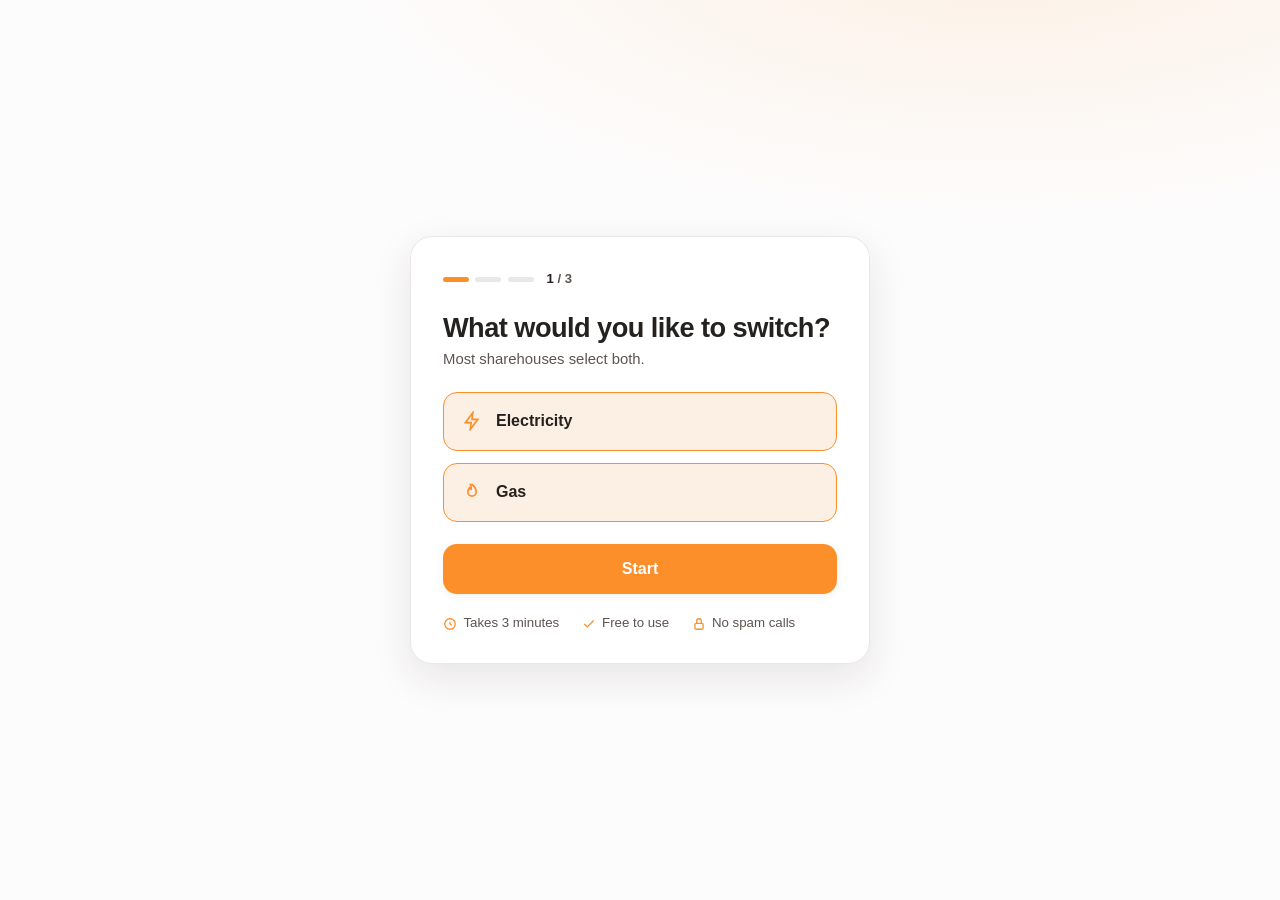
<file: switch-form-prototype.html>
<!DOCTYPE html>
<html lang="en-AU">
<head>
  <meta charset="UTF-8">
  <meta name="viewport" content="width=device-width, initial-scale=1.0">
  <title>Homerun Switch</title>
  <style>
    @font-face {
      font-family: 'Wallop';
      src: url('https://sites.joinhomerun.com/switch-marketing-hub/switch-landing-page/fonts/Wallop-Variable.ttf') format('truetype-variations');
      font-weight: 200 900;
      font-style: normal;
      font-display: swap;
    }

    *, *::before, *::after { box-sizing: border-box; margin: 0; padding: 0; }

    :root {
      --orange-50:  #fcefe3;
      --orange-100: #fce2ca;
      --orange-200: #fccc9f;
      --orange-400: #fc9c42;
      --orange-500: #fc8f29;
      --orange-600: #ea7e03;
      --orange-700: #d56b00;

      --neutral-50:  #fdfcfc;
      --neutral-100: #f5f5f4;
      --neutral-200: #e9e8e7;
      --neutral-300: #d7d6d5;
      --neutral-500: #938d8a;
      --neutral-600: #706966;
      --neutral-700: #5c5451;
      --neutral-800: #3f3b37;
      --neutral-900: #24211e;

      --white: #ffffff;
      --cream: #fff7ee;
      --brand: var(--orange-500);
      --brand-hover: var(--orange-600);
      --text: var(--neutral-900);
      --text-2: var(--neutral-800);
      --text-3: var(--neutral-700);
      --border: var(--neutral-300);

      --font: 'Wallop', Arial, sans-serif;
      --radius-lg: 14px;
      --radius-xl: 22px;
      --radius-pill: 999px;
      --shadow-sm: 0 2px 10px rgba(36,33,30,.06);
      --shadow-md: 0 14px 40px rgba(36,33,30,.10);
    }

    body {
      font-family: var(--font);
      font-size: 16px;
      line-height: 1.55;
      color: var(--text);
      background: radial-gradient(1100px 480px at 78% -8%, var(--orange-50) 0%, rgba(252,239,227,0) 60%), var(--neutral-50);
      min-height: 100vh;
      display: flex;
      align-items: center;
      justify-content: center;
      padding: 32px 20px;
      -webkit-font-smoothing: antialiased;
    }

    /* Card */
    .funnel-card {
      background: var(--white);
      border: 1px solid var(--neutral-200);
      border-radius: var(--radius-xl);
      box-shadow: var(--shadow-md);
      padding: 2rem 2rem 1.8rem;
      width: 100%;
      max-width: 460px;
    }

    /* Progress */
    .funnel__progress {
      display: flex;
      align-items: center;
      gap: 0.8rem;
      margin-bottom: 1.4rem;
    }

    .funnel__dots {
      display: inline-flex;
      gap: 0.4rem;
    }

    .funnel__dot {
      width: 26px;
      height: 5px;
      border-radius: var(--radius-pill);
      background: var(--neutral-200);
      transition: background 0.25s ease;
    }

    .funnel__dot.is-on { background: var(--brand); }

    .funnel__count {
      font-size: 0.82rem;
      font-weight: 600;
      color: var(--text-3);
    }

    .funnel__count b { color: var(--text); }

    /* Steps */
    .funnel__step { display: none; }
    .funnel__step.is-active {
      display: block;
      animation: funnelIn 0.28s ease;
    }

    @keyframes funnelIn {
      from { opacity: 0; transform: translateY(8px); }
      to   { opacity: 1; transform: translateY(0); }
    }

    /* Step headings */
    .funnel__q {
      font-family: var(--font);
      font-size: clamp(1.3rem, 3vw, 1.7rem);
      font-weight: 700;
      line-height: 1.15;
      letter-spacing: -0.02em;
      color: var(--text);
      margin-bottom: 0.3rem;
    }

    .funnel__hint {
      font-size: 0.93rem;
      color: var(--text-3);
      margin: 0 0 1.3rem;
    }

    /* Back button */
    .funnel__back-btn {
      background: none;
      border: none;
      padding: 0;
      font-family: var(--font);
      font-size: 0.85rem;
      color: var(--text-3);
      cursor: pointer;
      display: inline-flex;
      align-items: center;
      gap: 0.35rem;
      margin-bottom: 1.2rem;
    }

    .funnel__back-btn:hover { color: var(--text); }

    /* Step 1: utility toggles */
    .utility-options {
      display: flex;
      flex-direction: column;
      gap: 0.75rem;
      margin-bottom: 1.4rem;
    }

    .utility-option {
      display: flex;
      align-items: center;
      gap: 0.9rem;
      padding: 1rem 1.1rem;
      border: 1.5px solid var(--border);
      border-radius: var(--radius-lg);
      cursor: pointer;
      transition: border-color 0.18s ease, background 0.18s ease;
      user-select: none;
    }

    .utility-option.is-on {
      border-color: var(--brand);
      background: var(--orange-50);
    }

    .utility-option input[type="checkbox"] {
      width: 18px;
      height: 18px;
      accent-color: var(--brand);
      cursor: pointer;
      flex-shrink: 0;
    }

    .utility-icon {
      color: var(--brand);
      flex-shrink: 0;
    }

    .utility-icon svg { display: block; }

    .utility-label {
      font-size: 1rem;
      font-weight: 600;
      font-family: var(--font);
      color: var(--text);
    }

    /* Trust signals */
    .trust-signals {
      display: flex;
      gap: 0.6rem 1.4rem;
      flex-wrap: wrap;
      margin-top: 1.2rem;
    }

    .trust-item {
      display: flex;
      align-items: center;
      gap: 0.4rem;
      font-size: 0.83rem;
      color: var(--text-3);
      font-weight: 500;
    }

    .trust-item svg {
      flex: 0 0 14px;
      color: var(--brand);
    }

    /* Form fields */
    .field { margin-bottom: 1rem; }

    .field label {
      display: block;
      font-size: 0.85rem;
      font-weight: 600;
      color: var(--text);
      margin-bottom: 0.4rem;
      font-family: var(--font);
    }

    .funnel__input {
      width: 100%;
      padding: 0.95rem 1.1rem;
      border: 1.5px solid var(--border);
      border-radius: var(--radius-lg);
      font-family: var(--font);
      font-size: 1rem;
      color: var(--text);
      background: var(--white);
      transition: border-color 0.18s ease, box-shadow 0.18s ease;
    }

    .funnel__input:focus {
      outline: none;
      border-color: var(--brand);
      box-shadow: 0 0 0 3px var(--orange-50);
    }

    .funnel__input::placeholder { color: var(--neutral-500); }

    /* Checkboxes */
    .check-group {
      display: flex;
      flex-direction: column;
      gap: 1rem;
      margin: 1.2rem 0 1.4rem;
    }

    .check-item {
      display: flex;
      align-items: flex-start;
      gap: 0.7rem;
    }

    .check-item input[type="checkbox"] {
      width: 17px;
      height: 17px;
      margin-top: 3px;
      accent-color: var(--brand);
      cursor: pointer;
      flex-shrink: 0;
    }

    .check-text {
      font-size: 0.9rem;
      color: var(--text-2);
      line-height: 1.5;
    }

    /* Info button */
    .info-btn {
      display: inline-flex;
      align-items: center;
      justify-content: center;
      width: 15px;
      height: 15px;
      background: var(--neutral-200);
      border-radius: 50%;
      font-size: 9px;
      font-weight: 700;
      color: var(--text-3);
      cursor: pointer;
      margin-left: 4px;
      vertical-align: middle;
      border: none;
      transition: background 0.15s;
      position: relative;
      top: -1px;
      font-family: var(--font);
    }

    .info-btn:hover {
      background: var(--brand);
      color: var(--white);
    }

    /* CTA button */
    .btn {
      width: 100%;
      padding: 1rem 1.7rem;
      background: var(--brand);
      color: var(--white);
      border: none;
      border-radius: var(--radius-lg);
      font-family: var(--font);
      font-size: 1rem;
      font-weight: 600;
      cursor: pointer;
      transition: background 0.2s ease, transform 0.2s ease, box-shadow 0.2s ease;
      box-shadow: var(--shadow-sm);
    }

    .btn:hover {
      background: var(--brand-hover);
      transform: translateY(-2px);
      box-shadow: var(--shadow-md);
    }

    .btn:active { transform: scale(0.99); }

    /* T&C */
    .tc {
      font-size: 0.75rem;
      color: var(--neutral-500);
      line-height: 1.6;
      margin-bottom: 1rem;
    }

    .tc a {
      color: var(--brand);
      text-decoration: none;
    }

    .tc a:hover { text-decoration: underline; }

    /* Card footer */
    .funnel-card__foot {
      margin-top: 1rem;
      font-size: 0.75rem;
      color: var(--neutral-500);
      text-align: center;
    }

    /* Modal */
    .modal-overlay {
      display: none;
      position: fixed;
      inset: 0;
      background: rgba(36,33,30,.45);
      z-index: 100;
      align-items: center;
      justify-content: center;
      padding: 20px;
    }

    .modal-overlay.open { display: flex; }

    .modal {
      background: var(--white);
      border-radius: var(--radius-xl);
      padding: 2rem;
      max-width: 480px;
      width: 100%;
      max-height: 80vh;
      overflow-y: auto;
      position: relative;
      box-shadow: var(--shadow-md);
    }

    .modal h3 {
      font-family: var(--font);
      font-size: 1.1rem;
      font-weight: 700;
      color: var(--text);
      margin-bottom: 1rem;
      padding-right: 2rem;
      line-height: 1.3;
    }

    .modal p, .modal li {
      font-size: 0.88rem;
      color: var(--text-3);
      line-height: 1.65;
    }

    .modal p { margin-bottom: 0.75rem; }

    .modal ul {
      padding-left: 1.2rem;
      margin-bottom: 0.75rem;
    }

    .modal li { margin-bottom: 0.35rem; }

    .modal-close {
      position: absolute;
      top: 1.1rem;
      right: 1.1rem;
      background: var(--neutral-100);
      border: none;
      border-radius: 50%;
      width: 28px;
      height: 28px;
      font-size: 16px;
      cursor: pointer;
      display: flex;
      align-items: center;
      justify-content: center;
      color: var(--text-2);
    }

    .modal-close:hover { background: var(--neutral-200); }

    /* Success */
    .success-wrap { text-align: center; padding: 1rem 0; }

    .spinner {
      width: 44px;
      height: 44px;
      border: 3px solid var(--neutral-200);
      border-top-color: var(--brand);
      border-radius: 50%;
      margin: 0 auto 1.4rem;
      animation: spin 0.8s linear infinite;
    }

    @keyframes spin { to { transform: rotate(360deg); } }

    .success-icon {
      width: 52px;
      height: 52px;
      background: var(--brand);
      border-radius: 50%;
      display: flex;
      align-items: center;
      justify-content: center;
      margin: 0 auto 1.2rem;
    }

    .success-icon svg { color: var(--white); }

    .success-wrap h2 {
      font-family: var(--font);
      font-size: 1.5rem;
      font-weight: 700;
      color: var(--text);
      margin-bottom: 0.5rem;
    }

    .success-wrap p {
      font-size: 0.95rem;
      color: var(--text-3);
      max-width: 300px;
      margin: 0 auto;
      line-height: 1.6;
    }

    @media (max-width: 500px) {
      body { padding: 16px; align-items: flex-start; }
      .funnel-card { padding: 1.5rem 1.3rem 1.4rem; }
    }
  </style>
</head>
<body>

<div class="funnel-card">

  <!-- Progress -->
  <div class="funnel__progress" id="progress">
    <span class="funnel__dots">
      <i class="funnel__dot is-on" id="dot-1"></i>
      <i class="funnel__dot" id="dot-2"></i>
      <i class="funnel__dot" id="dot-3"></i>
    </span>
    <span class="funnel__count"><b id="step-num">1</b> / 3</span>
  </div>

  <!-- Step 1: What to switch -->
  <div class="funnel__step is-active" id="step-1">
    <h2 class="funnel__q">What would you like to switch?</h2>
    <p class="funnel__hint">Most sharehouses select both.</p>

    <div class="utility-options">
      <div class="utility-option is-on" id="opt-elec" onclick="toggleUtil('opt-elec')">
        <span class="utility-icon">
          <svg width="20" height="20" viewBox="0 0 24 24" fill="none" stroke="currentColor" stroke-width="2">
            <path d="M13 2 4 14h7l-1 8 9-12h-7l1-8Z"/>
          </svg>
        </span>
        <span class="utility-label">Electricity</span>
      </div>
      <div class="utility-option is-on" id="opt-gas" onclick="toggleUtil('opt-gas')">
        <span class="utility-icon">
          <svg width="20" height="20" viewBox="0 0 24 24" fill="none" stroke="currentColor" stroke-width="2">
            <path d="M12 3s5 4 5 9a5 5 0 0 1-10 0c0-2 1-3.5 2-5 .5 1.5 1.5 2 2 2 .5-1.5 0-4-1-6Z"/>
          </svg>
        </span>
        <span class="utility-label">Gas</span>
      </div>
    </div>

    <button class="btn" onclick="goTo(2)">Start</button>

    <div class="trust-signals">
      <span class="trust-item">
        <svg width="14" height="14" viewBox="0 0 24 24" fill="none" stroke="currentColor" stroke-width="2.2"><path d="M12 8v4l3 2"/><circle cx="12" cy="12" r="9"/></svg>
        Takes 3 minutes
      </span>
      <span class="trust-item">
        <svg width="14" height="14" viewBox="0 0 24 24" fill="none" stroke="currentColor" stroke-width="2.2"><path d="M20 6 9 17l-5-5"/></svg>
        Free to use
      </span>
      <span class="trust-item">
        <svg width="14" height="14" viewBox="0 0 24 24" fill="none" stroke="currentColor" stroke-width="2.2"><rect x="5" y="11" width="14" height="10" rx="2"/><path d="M8 11V7a4 4 0 0 1 8 0v4"/></svg>
        No spam calls
      </span>
    </div>
  </div>

  <!-- Step 2: Your property -->
  <div class="funnel__step" id="step-2">
    <button class="funnel__back-btn" onclick="goTo(1)">&#8592; Back</button>
    <h2 class="funnel__q">Your property</h2>
    <p class="funnel__hint">So we can find plans available in your area.</p>

    <div class="field">
      <label for="address">Address</label>
      <input type="text" id="address" class="funnel__input" placeholder="Start typing your address...">
      <!-- Note for Brendon: connect to Google Places API for auto-fill -->
    </div>

    <div class="check-group">
      <div class="check-item">
        <input type="checkbox" id="solar">
        <span class="check-text">Do you have rooftop solar panels installed?</span>
      </div>
      <div class="check-item">
        <input type="checkbox" id="life-support">
        <span class="check-text">
          Does anyone residing or intending to reside at the property require the use of medical equipment for life support, where their health may be impacted if there was an outage?
          <button class="info-btn" onclick="openModal(event)" aria-label="What counts as life support equipment">i</button>
        </span>
      </div>
    </div>

    <button class="btn" onclick="goTo(3)">Continue</button>
  </div>

  <!-- Step 3: Your details -->
  <div class="funnel__step" id="step-3">
    <button class="funnel__back-btn" onclick="goTo(2)">&#8592; Back</button>
    <h2 class="funnel__q">Your details</h2>
    <p class="funnel__hint">We'll send your comparison results here.</p>

    <div class="field">
      <label for="first-name">Full name</label>
      <input type="text" id="first-name" class="funnel__input" placeholder="Jane Smith">
    </div>
    <div class="field">
      <label for="email">Email address</label>
      <input type="email" id="email" class="funnel__input" placeholder="jane@example.com">
    </div>

    <p class="tc">
      By clicking Compare, you agree to our <a href="#">Terms &amp; Conditions</a> and <a href="#">Privacy Policy</a>, including receiving your results and occasional updates from Homerun. Unsubscribe any time.
    </p>

    <button class="btn" onclick="goTo(4)">Compare</button>
  </div>

  <!-- Done -->
  <div class="funnel__step" id="step-4">
    <div class="success-wrap">
      <div class="spinner"></div>
      <h2>Finding your plans...</h2>
      <p style="margin-top: 0.5rem;">This is where the page transitions to the comparison page.</p>
    </div>
  </div>

</div>

<!-- Life support modal -->
<div class="modal-overlay" id="modal-overlay" onclick="closeOnOverlay(event)">
  <div class="modal">
    <button class="modal-close" onclick="closeModal()">&#215;</button>
    <h3>What counts as life support equipment?</h3>
    <p>According to the National Energy Retail Rules and the Victorian Energy Retail Code, life support equipment includes:</p>
    <ul>
      <li>Oxygen concentrator</li>
      <li>Intermittent peritoneal dialysis machine</li>
      <li>Kidney dialysis machine</li>
      <li>Chronic positive airways pressure respirator (CPAP)</li>
      <li>Crigler-Najjar syndrome phototherapy equipment</li>
      <li>Ventilator for life support</li>
      <li>Any other equipment certified by a registered medical practitioner as required for life support at the property - including where a current medical certificate confirms a person's medical condition requires continued supply of electricity or gas</li>
    </ul>
    <p>This may also include: external heart pumps, respirators (iron lung), suction pumps, feeding pumps, insulin pumps, airbed vibrators, hot water, nebulizers/humidifiers/vaporizers, apnoea monitors, medically required heating or air conditioning, medically required refrigeration, and powered wheelchairs.</p>
  </div>
</div>

<script>
  function goTo(step) {
    document.querySelectorAll('.funnel__step').forEach(s => s.classList.remove('is-active'));
    document.getElementById('step-' + step).classList.add('is-active');

    const dots = [
      document.getElementById('dot-1'),
      document.getElementById('dot-2'),
      document.getElementById('dot-3'),
    ];
    const progress = document.getElementById('progress');

    if (step === 4) {
      progress.style.visibility = 'hidden';
      return;
    }

    progress.style.visibility = 'visible';
    document.getElementById('step-num').textContent = step;

    dots.forEach((dot, i) => {
      dot.classList.toggle('is-on', i + 1 <= step);
    });
  }

  function toggleUtil(optId) {
    document.getElementById(optId).classList.toggle('is-on');
  }

  function openModal(e) {
    e.preventDefault();
    document.getElementById('modal-overlay').classList.add('open');
  }

  function closeModal() {
    document.getElementById('modal-overlay').classList.remove('open');
  }

  function closeOnOverlay(e) {
    if (e.target === document.getElementById('modal-overlay')) closeModal();
  }
</script>

</body>
</html>
</file>
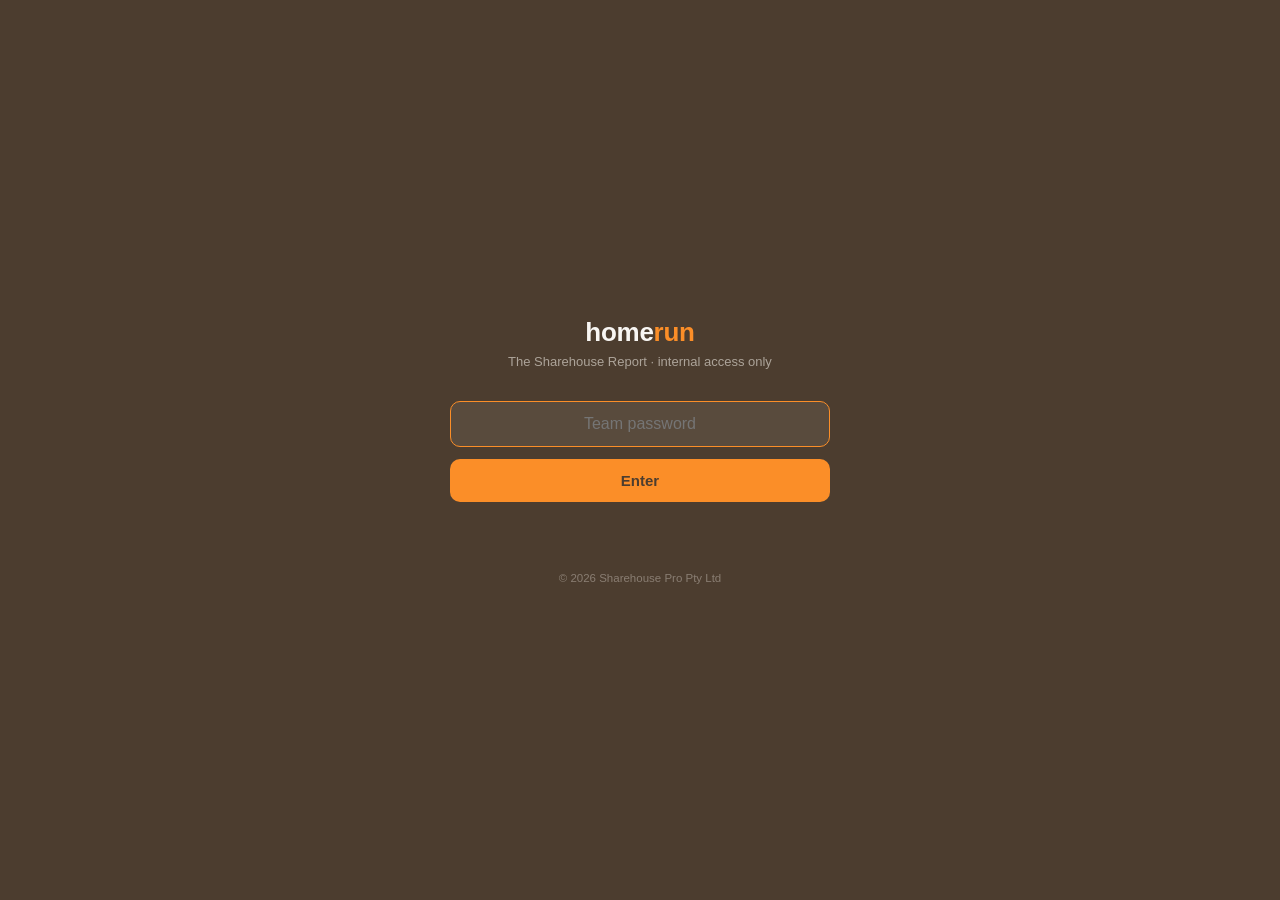
<file: sharehouse-report/login.html>
<!DOCTYPE html>
<html lang="en-AU">
<head>
<meta charset="UTF-8">
<meta name="viewport" content="width=device-width, initial-scale=1.0">
<meta name="robots" content="noindex, nofollow">
<title>Homerun | Team access</title>
<style>
:root{--orange:#fb8e28;--ink:#4c3d2f;--paper:#f8f6f3}
*{margin:0;padding:0;box-sizing:border-box}
body{background:var(--ink);color:var(--paper);font-family:-apple-system,BlinkMacSystemFont,'Segoe UI',Roboto,Helvetica,Arial,sans-serif;min-height:100vh;display:flex;align-items:center;justify-content:center;padding:24px}
.gate{width:100%;max-width:380px;text-align:center}
.logo{font-size:26px;font-weight:800;letter-spacing:-.01em;margin-bottom:6px}
.logo span{color:var(--orange)}
.sub{font-size:13px;color:rgba(251,247,240,.55);margin-bottom:32px}
form{display:flex;flex-direction:column;gap:12px}
input{background:rgba(251,247,240,.07);border:1.5px solid rgba(251,247,240,.2);border-radius:10px;padding:13px 16px;font-size:16px;color:var(--paper);outline:none;text-align:center}
input:focus{border-color:var(--orange)}
button{background:var(--orange);color:var(--ink);border:none;border-radius:10px;padding:13px 16px;font-size:15px;font-weight:700;cursor:pointer}
button:hover{background:#f07f1c}
.err{color:var(--orange);font-size:13px;min-height:18px;margin-top:4px}
.foot{margin-top:36px;font-size:11.5px;color:rgba(251,247,240,.35)}
</style>
</head>
<body>
<div class="gate">
  <div class="logo">home<span>run</span></div>
  <p class="sub">The Sharehouse Report · internal access only</p>
  <form id="f">
    <input type="password" id="pw" placeholder="Team password" autocomplete="off" autofocus>
    <button type="submit">Enter</button>
    <div class="err" id="err"></div>
  </form>
  <p class="foot">© 2026 Sharehouse Pro Pty Ltd</p>
</div>
<script>
var HASH='8bc564a29cf3f5cd043d8a27f73e8a98d67dc723650d0565769ee22e704b699d';
document.getElementById('f').addEventListener('submit',async function(e){
  e.preventDefault();
  var pw=document.getElementById('pw').value;
  var buf=await crypto.subtle.digest('SHA-256',new TextEncoder().encode(pw));
  var hex=Array.from(new Uint8Array(buf)).map(function(b){return b.toString(16).padStart(2,'0')}).join('');
  if(hex===HASH){sessionStorage.setItem('hr-auth',HASH);window.location.replace('./index.html');}
  else{document.getElementById('err').textContent='Not quite. Check with Scott.';document.getElementById('pw').value='';}
});
</script>
</body>
</html>
</file>
<file: style.css>
*, *::before, *::after { box-sizing: border-box; margin: 0; padding: 0; }

:root {
  --bg: #f8f8f6;
  --surface: #ffffff;
  --text: #111111;
  --muted: #666666;
  --accent: #1a1a1a;
  --border: #e4e4e0;
  --max: 720px;
}

body {
  font-family: -apple-system, BlinkMacSystemFont, "Segoe UI", Helvetica, Arial, sans-serif;
  background: var(--bg);
  color: var(--text);
  font-size: 16px;
  line-height: 1.65;
}

a { color: inherit; text-decoration: none; }

/* ── Nav ── */
nav {
  background: var(--surface);
  border-bottom: 1px solid var(--border);
  padding: 0 2rem;
  display: flex;
  align-items: center;
  justify-content: space-between;
  height: 56px;
  position: sticky;
  top: 0;
  z-index: 10;
}

nav .brand {
  font-weight: 600;
  font-size: 0.95rem;
  letter-spacing: -0.01em;
}

nav ul {
  list-style: none;
  display: flex;
  gap: 2rem;
}

nav ul a {
  font-size: 0.9rem;
  color: var(--muted);
  transition: color 0.15s;
}

nav ul a:hover,
nav ul a.active { color: var(--text); }

/* ── Layout ── */
.container {
  max-width: var(--max);
  margin: 0 auto;
  padding: 4rem 2rem;
}

/* ── Hero ── */
.hero {
  padding: 5rem 2rem 3rem;
  max-width: var(--max);
  margin: 0 auto;
}

.hero h1 {
  font-size: 2.4rem;
  font-weight: 700;
  letter-spacing: -0.03em;
  line-height: 1.15;
  margin-bottom: 1rem;
}

.hero p {
  font-size: 1.1rem;
  color: var(--muted);
  max-width: 540px;
}

/* ── Section headings ── */
h2 {
  font-size: 1rem;
  font-weight: 600;
  text-transform: uppercase;
  letter-spacing: 0.08em;
  color: var(--muted);
  margin-bottom: 1.5rem;
}

/* ── Timeline ── */
.timeline {
  display: flex;
  flex-direction: column;
  gap: 0;
}

.entry {
  display: grid;
  grid-template-columns: 120px 1fr;
  gap: 0 2rem;
  padding: 2rem 0;
  border-top: 1px solid var(--border);
}

.entry:last-child { border-bottom: 1px solid var(--border); }

.entry .meta {
  padding-top: 0.2rem;
}

.entry .year {
  font-size: 0.8rem;
  font-weight: 600;
  color: var(--muted);
  letter-spacing: 0.04em;
  text-transform: uppercase;
}

.entry .period {
  font-size: 0.78rem;
  color: #aaa;
}

.entry .body h3 {
  font-size: 1rem;
  font-weight: 600;
  margin-bottom: 0.15rem;
  letter-spacing: -0.01em;
}

.entry .body .role {
  font-size: 0.85rem;
  color: var(--muted);
  margin-bottom: 0.6rem;
}

.entry .body p {
  font-size: 0.9rem;
  color: #444;
  line-height: 1.6;
}

/* ── Education ── */
.edu-list {
  display: flex;
  flex-direction: column;
  gap: 1.25rem;
  margin-top: 0.5rem;
}

.edu-item h3 {
  font-size: 0.95rem;
  font-weight: 600;
}

.edu-item p {
  font-size: 0.85rem;
  color: var(--muted);
}

/* ── Footer ── */
footer {
  border-top: 1px solid var(--border);
  padding: 2rem;
  text-align: center;
  font-size: 0.8rem;
  color: #bbb;
}

@media (max-width: 520px) {
  .entry { grid-template-columns: 1fr; gap: 0.25rem; }
  .hero h1 { font-size: 1.8rem; }
}
</file>
